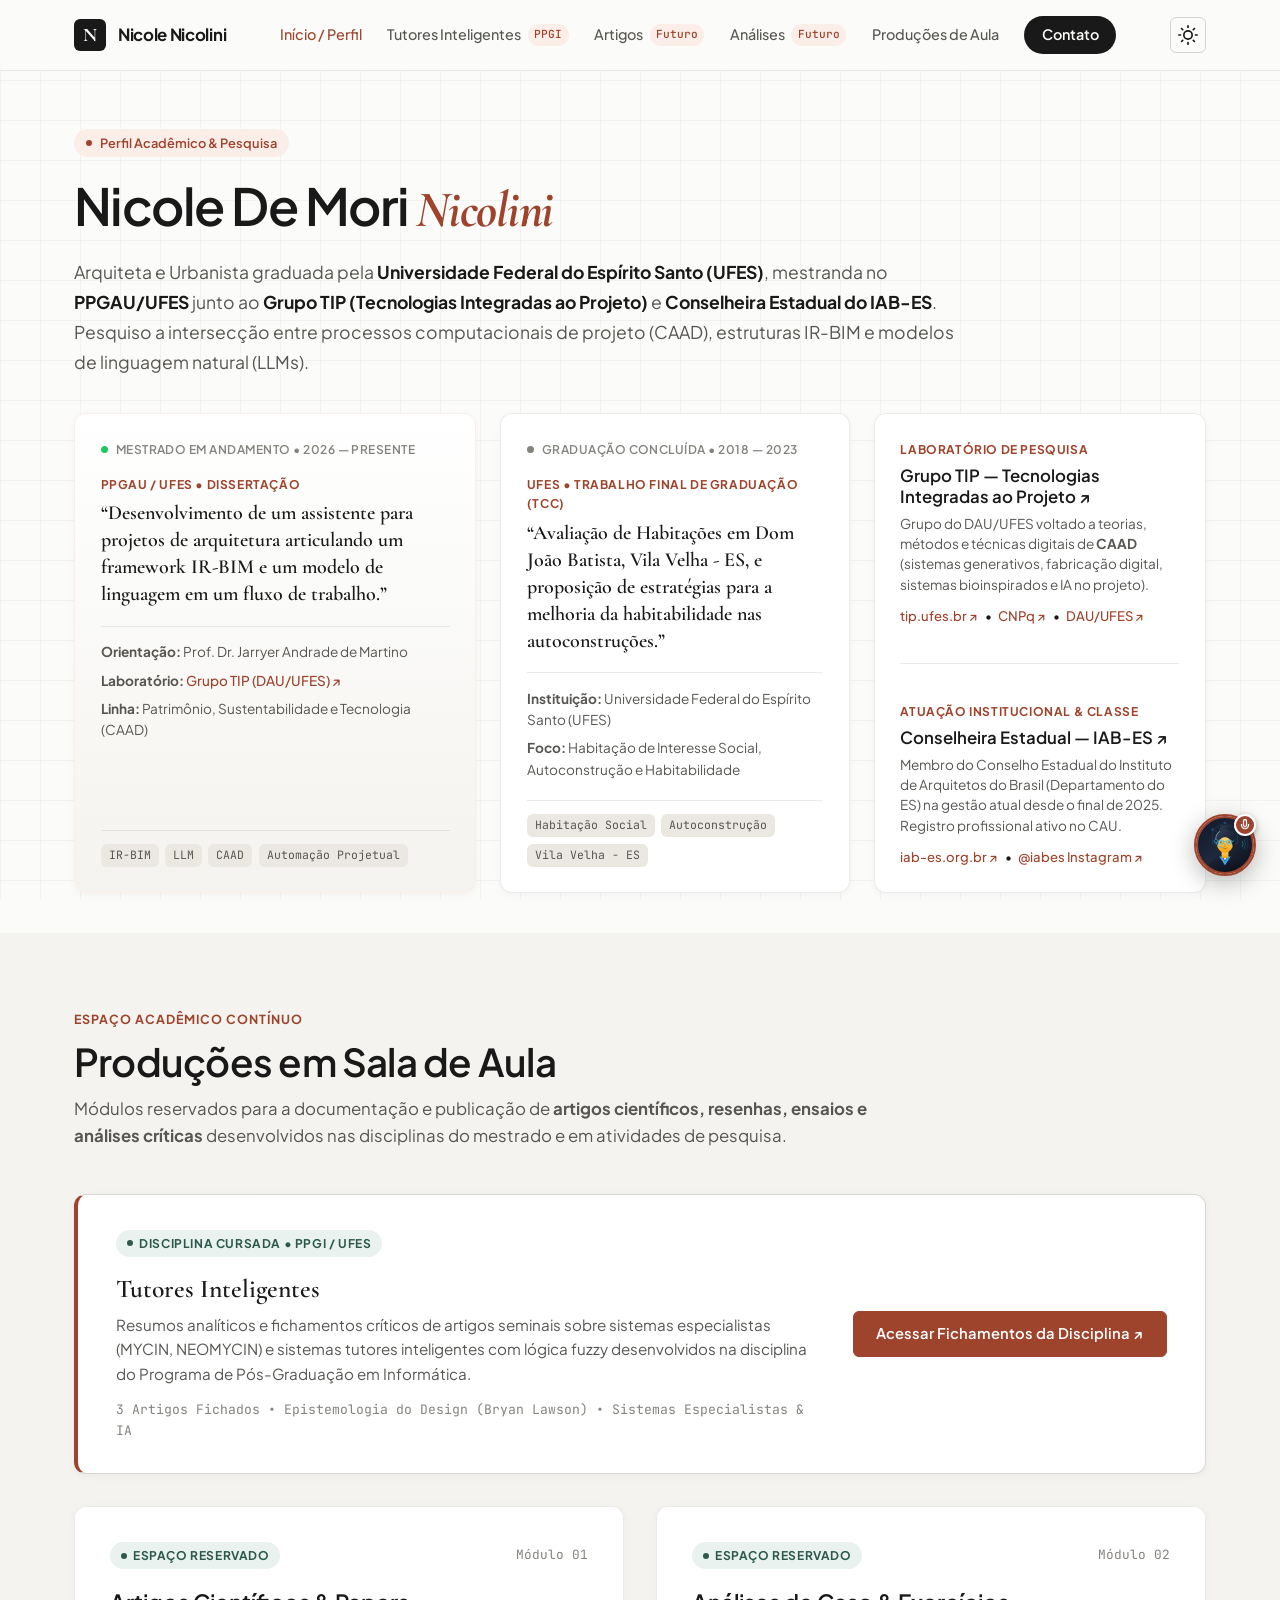
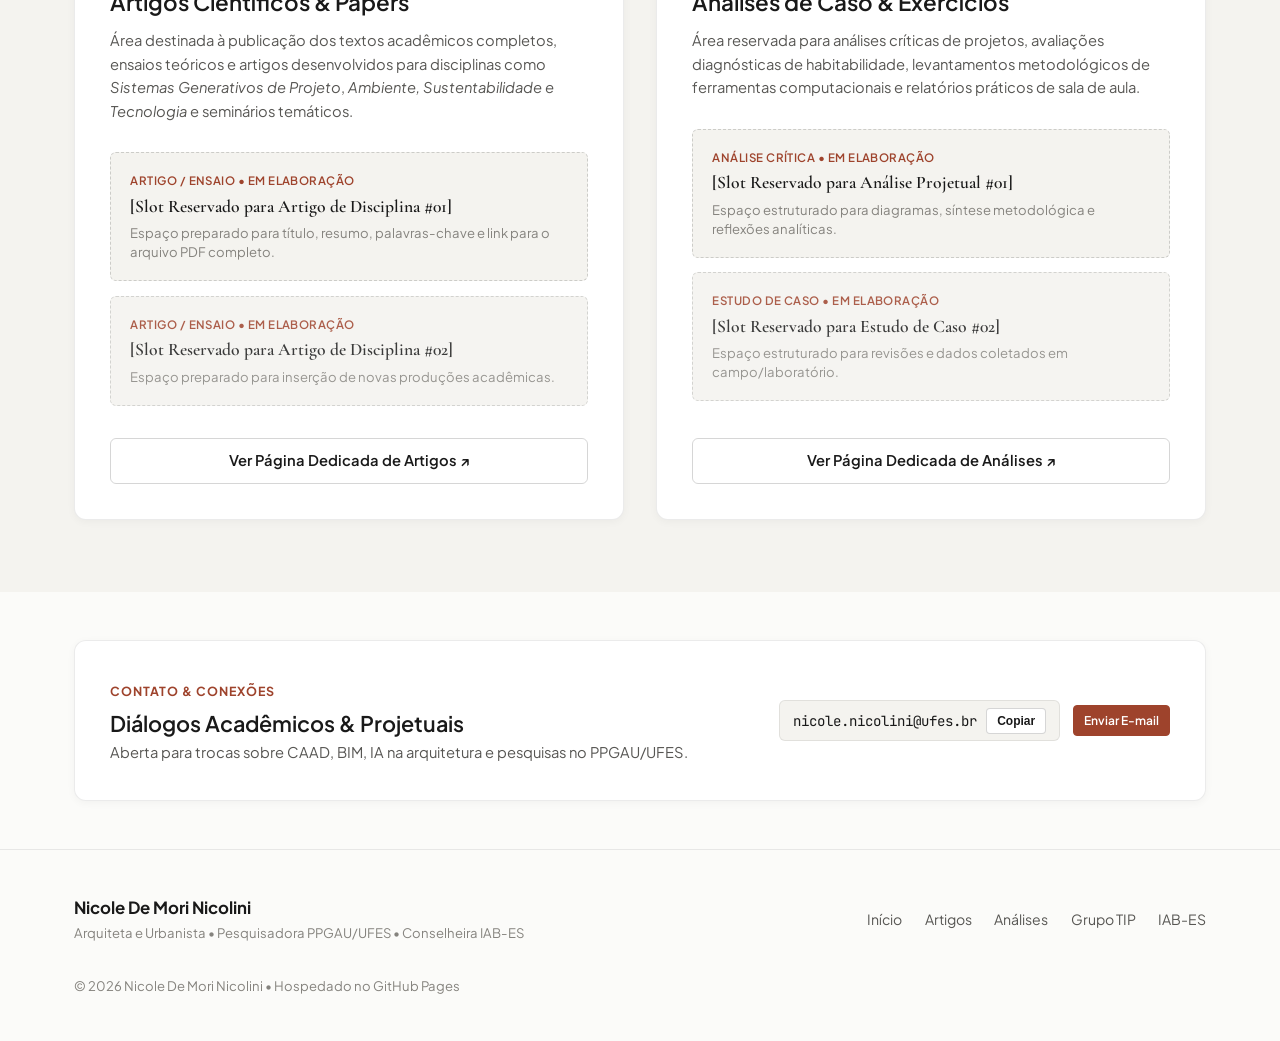
<file: index.html>
<!DOCTYPE html>
<html lang="pt-BR">
<head>
  <meta charset="UTF-8">
  <meta name="viewport" content="width=device-width, initial-scale=1.0">
  <title>Nicole De Mori Nicolini | Perfil Acadêmico • Arquiteta & Urbanista</title>
  <meta name="description" content="Site acadêmico de Nicole De Mori Nicolini. Arquiteta e urbanista, mestranda no PPGAU/UFES (Grupo TIP) e Conselheira Estadual do IAB-ES.">
  <meta name="keywords" content="Nicole De Mori Nicolini, Arquitetura e Urbanismo, UFES, PPGAU, TIP, CAAD, BIM, IA, IAB-ES">

  <!-- Favicon SVG -->
  <link rel="icon" href="data:image/svg+xml,<svg xmlns='http://www.w3.org/2000/svg' viewBox='0 0 100 100'><text y='.9em' font-size='90' font-family='sans-serif' font-weight='bold'>N</text></svg>">

  <!-- Google Fonts -->
  <link rel="preconnect" href="https://fonts.googleapis.com">
  <link rel="preconnect" href="https://fonts.gstatic.com" crossorigin>
  <link href="https://fonts.googleapis.com/css2?family=Cormorant+Garamond:ital,wght@0,500;0,600;0,700;1,400;1,600&family=Plus+Jakarta+Sans:wght@300;400;500;600;700&family=JetBrains+Mono:wght@400;500&display=swap" rel="stylesheet">

  <link rel="stylesheet" href="style.css">
</head>
<body>

  <!-- Background decorative grid -->
  <div class="grid-backdrop" aria-hidden="true"></div>

  <!-- Navigation -->
  <header class="site-header">
    <div class="container header-container">
      <a href="index.html" class="brand">
        <span class="brand-monogram">N</span>
        <span class="brand-name">Nicole Nicolini</span>
      </a>

      <nav class="main-nav" id="main-nav" aria-label="Navegação Principal">
        <ul class="nav-list">
          <li><a href="index.html" class="nav-link active">Início / Perfil</a></li>
          <li><a href="tutores-inteligentes.html" class="nav-link">Tutores Inteligentes <span class="nav-counter">PPGI</span></a></li>
          <li><a href="artigos.html" class="nav-link">Artigos <span class="nav-counter">Futuro</span></a></li>
          <li><a href="analises.html" class="nav-link">Análises <span class="nav-counter">Futuro</span></a></li>
          <li><a href="#producoes" class="nav-link">Produções de Aula</a></li>
          <li><a href="#contato" class="nav-link btn-nav">Contato</a></li>
        </ul>
      </nav>

      <div class="header-actions">
        <button id="theme-toggle" class="theme-btn" aria-label="Alternar modo escuro / claro">
          <svg class="sun-icon" viewBox="0 0 24 24" width="20" height="20" fill="none" stroke="currentColor" stroke-width="2" stroke-linecap="round" stroke-linejoin="round">
            <circle cx="12" cy="12" r="5"></circle>
            <line x1="12" y1="1" x2="12" y2="3"></line>
            <line x1="12" y1="21" x2="12" y2="23"></line>
            <line x1="4.22" y1="4.22" x2="5.64" y2="5.64"></line>
            <line x1="18.36" y1="18.36" x2="19.78" y2="19.78"></line>
            <line x1="1" y1="12" x2="3" y2="12"></line>
            <line x1="21" y1="12" x2="23" y2="12"></line>
            <line x1="4.22" y1="19.78" x2="5.64" y2="18.36"></line>
            <line x1="18.36" y1="5.64" x2="19.78" y2="4.22"></line>
          </svg>
          <svg class="moon-icon" viewBox="0 0 24 24" width="20" height="20" fill="none" stroke="currentColor" stroke-width="2" stroke-linecap="round" stroke-linejoin="round">
            <path d="M21 12.79A9 9 0 1 1 11.21 3 7 7 0 0 0 21 12.79z"></path>
          </svg>
        </button>

        <button class="mobile-toggle" id="mobile-toggle" aria-expanded="false" aria-controls="main-nav" aria-label="Abrir menu">
          <span></span>
          <span></span>
          <span></span>
        </button>
      </div>
    </div>
  </header>

  <main id="main-content">

    <!-- Hero Condensado & Focado no Perfil Acadêmico -->
    <section class="hero-condensed">
      <div class="container">
        
        <div class="hero-identity">
          <div class="tag-badge">
            <span class="dot"></span> Perfil Acadêmico & Pesquisa
          </div>
          <h1 class="hero-name">
            Nicole De Mori <span class="highlight-serif">Nicolini</span>
          </h1>
          <p class="hero-academic-intro">
            Arquiteta e Urbanista graduada pela <strong>Universidade Federal do Espírito Santo (UFES)</strong>, mestranda no <strong>PPGAU/UFES</strong> junto ao <strong>Grupo TIP (Tecnologias Integradas ao Projeto)</strong> e <strong>Conselheira Estadual do IAB-ES</strong>. Pesquiso a intersecção entre processos computacionais de projeto (CAAD), estruturas IR-BIM e modelos de linguagem natural (LLMs).
          </p>
        </div>

        <!-- Cards Acadêmicos Principais (Condensados e Objetivos) -->
        <div class="academic-cards-grid">
          
          <!-- Card Mestrado -->
          <div class="compact-card card-featured">
            <div class="card-status-strip">
              <span class="badge-dot-green"></span>
              <span class="status-name">Mestrado em Andamento • 2026 — Presente</span>
            </div>
            <div class="card-content">
              <span class="card-kicker">PPGAU / UFES • Dissertação</span>
              <h3 class="card-title-serif">
                “Desenvolvimento de um assistente para projetos de arquitetura articulando um framework IR-BIM e um modelo de linguagem em um fluxo de trabalho.”
              </h3>
              <div class="card-meta-compact">
                <p><strong>Orientação:</strong> Prof. Dr. Jarryer Andrade de Martino</p>
                <p><strong>Laboratório:</strong> <a href="http://tip.ufes.br/" target="_blank" rel="noopener">Grupo TIP (DAU/UFES) ↗</a></p>
                <p><strong>Linha:</strong> Patrimônio, Sustentabilidade e Tecnologia (CAAD)</p>
              </div>
            </div>
            <div class="card-foot">
              <span class="code-pill">IR-BIM</span>
              <span class="code-pill">LLM</span>
              <span class="code-pill">CAAD</span>
              <span class="code-pill">Automação Projetual</span>
            </div>
          </div>

          <!-- Card Graduação -->
          <div class="compact-card">
            <div class="card-status-strip">
              <span class="badge-dot-gray"></span>
              <span class="status-name">Graduação Concluída • 2018 — 2023</span>
            </div>
            <div class="card-content">
              <span class="card-kicker">UFES • Trabalho Final de Graduação (TCC)</span>
              <h3 class="card-title-serif">
                “Avaliação de Habitações em Dom João Batista, Vila Velha - ES, e proposição de estratégias para a melhoria da habitabilidade nas autoconstruções.”
              </h3>
              <div class="card-meta-compact">
                <p><strong>Instituição:</strong> Universidade Federal do Espírito Santo (UFES)</p>
                <p><strong>Foco:</strong> Habitação de Interesse Social, Autoconstrução e Habitabilidade</p>
              </div>
            </div>
            <div class="card-foot">
              <span class="code-pill">Habitação Social</span>
              <span class="code-pill">Autoconstrução</span>
              <span class="code-pill">Vila Velha - ES</span>
            </div>
          </div>

          <!-- Card Laboratório TIP & Representação IAB-ES -->
          <div class="compact-card card-dual">
            
            <div class="sub-block">
              <span class="card-kicker">Laboratório de Pesquisa</span>
              <h4 class="sub-block-title">
                <a href="http://tip.ufes.br/" target="_blank" rel="noopener">Grupo TIP — Tecnologias Integradas ao Projeto ↗</a>
              </h4>
              <p class="sub-block-desc">
                Grupo do DAU/UFES voltado a teorias, métodos e técnicas digitais de <strong>CAAD</strong> (sistemas generativos, fabricação digital, sistemas bioinspirados e IA no projeto).
              </p>
              <div class="quick-links-row">
                <a href="http://tip.ufes.br/" target="_blank" rel="noopener" class="link-small">tip.ufes.br ↗</a>
                <span class="sep">•</span>
                <a href="http://dgp.cnpq.br/dgp/espelhogrupo/1026014955977602" target="_blank" rel="noopener" class="link-small">CNPq ↗</a>
                <span class="sep">•</span>
                <a href="https://arquitetura.ufes.br/pt-br/laboratorios-nucleos-e-grupos-de-pesquisa#" target="_blank" rel="noopener" class="link-small">DAU/UFES ↗</a>
              </div>
            </div>

            <div class="divider-subtle"></div>

            <div class="sub-block">
              <span class="card-kicker">Atuação Institucional & Classe</span>
              <h4 class="sub-block-title">
                <a href="http://www.iab-es.org.br" target="_blank" rel="noopener">Conselheira Estadual — IAB-ES ↗</a>
              </h4>
              <p class="sub-block-desc">
                Membro do Conselho Estadual do Instituto de Arquitetos do Brasil (Departamento do ES) na gestão atual desde o final de 2025. Registro profissional ativo no <a href="https://www.caubr.gov.br/" target="_blank" rel="noopener">CAU</a>.
              </p>
              <div class="quick-links-row">
                <a href="http://www.iab-es.org.br" target="_blank" rel="noopener" class="link-small">iab-es.org.br ↗</a>
                <span class="sep">•</span>
                <a href="https://www.instagram.com/iabes" target="_blank" rel="noopener" class="link-small">@iabes Instagram ↗</a>
              </div>
            </div>

          </div>

        </div>

      </div>
    </section>

    <!-- Seção de Transição: Produções em Sala de Aula (Espaço Aberto & Evidente) -->
    <section id="producoes" class="section section-alt">
      <div class="container">
        
        <div class="section-header">
          <span class="section-tag">Espaço Acadêmico Contínuo</span>
          <h2 class="section-title">Produções em Sala de Aula</h2>
          <p class="section-subtitle">
            Módulos reservados para a documentação e publicação de <strong>artigos científicos, resenhas, ensaios e análises críticas</strong> desenvolvidos nas disciplinas do mestrado e em atividades de pesquisa.
          </p>
        </div>

        <!-- Destaque: Disciplina Tutores Inteligentes (PPGI/UFES) com Fichamentos -->
        <div class="discipline-highlight-banner">
          <div class="dh-content">
            <div class="module-badge" style="background: var(--highlight-light); color: var(--highlight); margin-bottom: 0.5rem;">
              <span class="pulse-icon"></span> Disciplina Cursada • PPGI / UFES
            </div>
            <h3 class="dh-title">Tutores Inteligentes</h3>
            <p class="dh-desc">
              Resumos analíticos e fichamentos críticos de artigos seminais sobre sistemas especialistas (MYCIN, NEOMYCIN) e sistemas tutores inteligentes com lógica fuzzy desenvolvidos na disciplina do Programa de Pós-Graduação em Informática.
            </p>
            <div class="dh-meta">
              <span>3 Artigos Fichados</span> • <span>Epistemologia do Design (Bryan Lawson)</span> • <span>Sistemas Especialistas & IA</span>
            </div>
          </div>
          <div class="dh-action">
            <a href="tutores-inteligentes.html" class="btn btn-primary">
              Acessar Fichamentos da Disciplina ↗
            </a>
          </div>
        </div>

        <div class="modules-showcase-grid">

          <!-- Módulo Artigos -->
          <div class="module-card">
            <div class="module-header">
              <div class="module-badge badge-planned">
                <span class="pulse-icon"></span> Espaço Reservado
              </div>
              <span class="module-section-num">Módulo 01</span>
            </div>

            <h3 class="module-title">Artigos Científicos & Papers</h3>
            <p class="module-desc">
              Área destinada à publicação dos textos acadêmicos completos, ensaios teóricos e artigos desenvolvidos para disciplinas como <em>Sistemas Generativos de Projeto</em>, <em>Ambiente, Sustentabilidade e Tecnologia</em> e seminários temáticos.
            </p>

            <div class="placeholder-container">
              <div class="placeholder-slot">
                <span class="ph-tag">Artigo / Ensaio • Em Elaboração</span>
                <h4 class="ph-title">[Slot Reservado para Artigo de Disciplina #01]</h4>
                <p class="ph-desc">Espaço preparado para título, resumo, palavras-chave e link para o arquivo PDF completo.</p>
              </div>

              <div class="placeholder-slot slot-subtle">
                <span class="ph-tag">Artigo / Ensaio • Em Elaboração</span>
                <h4 class="ph-title">[Slot Reservado para Artigo de Disciplina #02]</h4>
                <p class="ph-desc">Espaço preparado para inserção de novas produções acadêmicas.</p>
              </div>
            </div>

            <div class="module-action">
              <a href="artigos.html" class="btn btn-outline btn-block">
                Ver Página Dedicada de Artigos ↗
              </a>
            </div>
          </div>

          <!-- Módulo Análises -->
          <div class="module-card">
            <div class="module-header">
              <div class="module-badge badge-planned">
                <span class="pulse-icon"></span> Espaço Reservado
              </div>
              <span class="module-section-num">Módulo 02</span>
            </div>

            <h3 class="module-title">Análises de Caso & Exercícios</h3>
            <p class="module-desc">
              Área reservada para análises críticas de projetos, avaliações diagnósticas de habitabilidade, levantamentos metodológicos de ferramentas computacionais e relatórios práticos de sala de aula.
            </p>

            <div class="placeholder-container">
              <div class="placeholder-slot">
                <span class="ph-tag">Análise Crítica • Em Elaboração</span>
                <h4 class="ph-title">[Slot Reservado para Análise Projetual #01]</h4>
                <p class="ph-desc">Espaço estruturado para diagramas, síntese metodológica e reflexões analíticas.</p>
              </div>

              <div class="placeholder-slot slot-subtle">
                <span class="ph-tag">Estudo de Caso • Em Elaboração</span>
                <h4 class="ph-title">[Slot Reservado para Estudo de Caso #02]</h4>
                <p class="ph-desc">Espaço estruturado para revisões e dados coletados em campo/laboratório.</p>
              </div>
            </div>

            <div class="module-action">
              <a href="analises.html" class="btn btn-outline btn-block">
                Ver Página Dedicada de Análises ↗
              </a>
            </div>
          </div>

        </div>

      </div>
    </section>

    <!-- Contato Compacto -->
    <section id="contato" class="section section-compact">
      <div class="container">
        <div class="contact-strip">
          <div class="contact-strip-text">
            <span class="section-tag">Contato & Conexões</span>
            <h3 class="strip-title">Diálogos Acadêmicos & Projetuais</h3>
            <p class="strip-lead">Aberta para trocas sobre CAAD, BIM, IA na arquitetura e pesquisas no PPGAU/UFES.</p>
          </div>

          <div class="contact-strip-actions">
            <div class="email-copy-box">
              <span id="email-address" class="email-value">nicole.nicolini@ufes.br</span>
              <button id="copy-email-btn" class="btn btn-outline btn-sm copy-btn" title="Copiar e-mail">Copiar</button>
            </div>
            <a href="mailto:nicole.nicolini@ufes.br" class="btn btn-primary btn-sm">Enviar E-mail</a>
          </div>
        </div>
      </div>
    </section>

  </main>

  <!-- Footer -->
  <footer class="site-footer">
    <div class="container footer-content">
      <div class="footer-left">
        <p class="footer-brand">Nicole De Mori Nicolini</p>
        <p class="footer-sub">Arquiteta e Urbanista • Pesquisadora PPGAU/UFES • Conselheira IAB-ES</p>
      </div>

      <div class="footer-center">
        <ul class="footer-links">
          <li><a href="index.html">Início</a></li>
          <li><a href="artigos.html">Artigos</a></li>
          <li><a href="analises.html">Análises</a></li>
          <li><a href="http://tip.ufes.br/" target="_blank" rel="noopener">Grupo TIP</a></li>
          <li><a href="http://www.iab-es.org.br" target="_blank" rel="noopener">IAB-ES</a></li>
        </ul>
      </div>

      <div class="footer-right">
        <p class="footer-copy">
          © <span id="current-year"></span> Nicole De Mori Nicolini • Hospedado no GitHub Pages
        </p>
      </div>
    </div>
  </footer>

  <script src="main.js"></script>
  <script src="chatbot.js"></script>
</body>
</html>
</file>
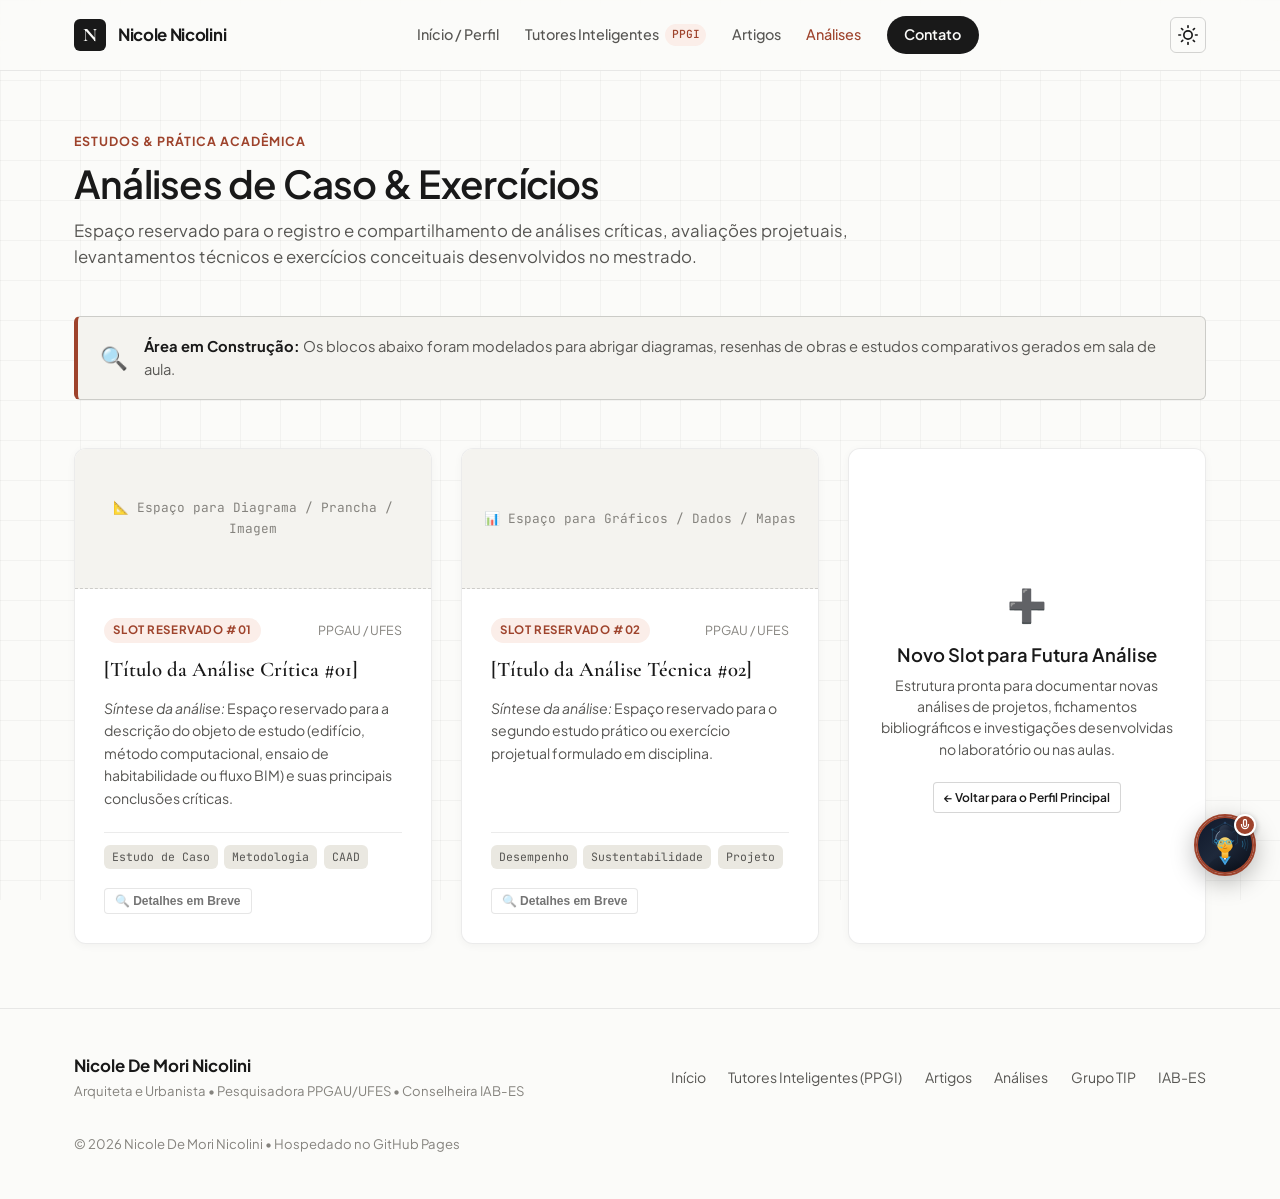
<file: analises.html>
<!DOCTYPE html>
<html lang="pt-BR">
<head>
  <meta charset="UTF-8">
  <meta name="viewport" content="width=device-width, initial-scale=1.0">
  <title>Análises & Estudos Críticos | Nicole De Mori Nicolini</title>
  <meta name="description" content="Análises críticas, estudos de caso e exercícios desenvolvidos em sala de aula por Nicole De Mori Nicolini no PPGAU/UFES.">

  <!-- Favicon SVG -->
  <link rel="icon" href="data:image/svg+xml,<svg xmlns='http://www.w3.org/2000/svg' viewBox='0 0 100 100'><text y='.9em' font-size='90' font-family='sans-serif' font-weight='bold'>N</text></svg>">

  <!-- Google Fonts -->
  <link rel="preconnect" href="https://fonts.googleapis.com">
  <link rel="preconnect" href="https://fonts.gstatic.com" crossorigin>
  <link href="https://fonts.googleapis.com/css2?family=Cormorant+Garamond:ital,wght@0,500;0,600;0,700;1,400;1,600&family=Plus+Jakarta+Sans:wght@300;400;500;600;700&family=JetBrains+Mono:wght@400;500&display=swap" rel="stylesheet">

  <link rel="stylesheet" href="style.css">
</head>
<body>

  <div class="grid-backdrop" aria-hidden="true"></div>

  <!-- Header -->
  <header class="site-header">
    <div class="container header-container">
      <a href="index.html" class="brand">
        <span class="brand-monogram">N</span>
        <span class="brand-name">Nicole Nicolini</span>
      </a>

      <nav class="main-nav" id="main-nav" aria-label="Navegação Principal">
        <ul class="nav-list">
          <li><a href="index.html" class="nav-link">Início / Perfil</a></li>
          <li><a href="tutores-inteligentes.html" class="nav-link">Tutores Inteligentes <span class="nav-counter">PPGI</span></a></li>
          <li><a href="artigos.html" class="nav-link">Artigos</a></li>
          <li><a href="analises.html" class="nav-link active">Análises</a></li>
          <li><a href="index.html#contato" class="nav-link btn-nav">Contato</a></li>
        </ul>
      </nav>

      <div class="header-actions">
        <button id="theme-toggle" class="theme-btn" aria-label="Alternar modo escuro / claro">
          <svg class="sun-icon" viewBox="0 0 24 24" width="20" height="20" fill="none" stroke="currentColor" stroke-width="2" stroke-linecap="round" stroke-linejoin="round">
            <circle cx="12" cy="12" r="5"></circle>
            <line x1="12" y1="1" x2="12" y2="3"></line>
            <line x1="12" y1="21" x2="12" y2="23"></line>
            <line x1="4.22" y1="4.22" x2="5.64" y2="5.64"></line>
            <line x1="18.36" y1="18.36" x2="19.78" y2="19.78"></line>
            <line x1="1" y1="12" x2="3" y2="12"></line>
            <line x1="21" y1="12" x2="23" y2="12"></line>
            <line x1="4.22" y1="19.78" x2="5.64" y2="18.36"></line>
            <line x1="18.36" y1="5.64" x2="19.78" y2="4.22"></line>
          </svg>
          <svg class="moon-icon" viewBox="0 0 24 24" width="20" height="20" fill="none" stroke="currentColor" stroke-width="2" stroke-linecap="round" stroke-linejoin="round">
            <path d="M21 12.79A9 9 0 1 1 11.21 3 7 7 0 0 0 21 12.79z"></path>
          </svg>
        </button>

        <button class="mobile-toggle" id="mobile-toggle" aria-expanded="false" aria-controls="main-nav" aria-label="Abrir menu">
          <span></span>
          <span></span>
          <span></span>
        </button>
      </div>
    </div>
  </header>

  <main id="main-content">
    
    <section class="section subpage-hero">
      <div class="container">
        <div class="section-header">
          <span class="section-tag">Estudos & Prática Acadêmica</span>
          <h1 class="section-title">Análises de Caso & Exercícios</h1>
          <p class="section-subtitle">
            Espaço reservado para o registro e compartilhamento de análises críticas, avaliações projetuais, levantamentos técnicos e exercícios conceituais desenvolvidos no mestrado.
          </p>
        </div>

        <div class="status-banner">
          <div class="status-banner-icon">🔍</div>
          <div class="status-banner-text">
            <strong>Área em Construção:</strong> Os blocos abaixo foram modelados para abrigar diagramas, resenhas de obras e estudos comparativos gerados em sala de aula.
          </div>
        </div>

        <!-- Grid de Análises -->
        <div class="analyses-grid">

          <!-- Card Placeholder 1 -->
          <div class="analysis-card placeholder-card">
            <div class="analysis-visual-mockup">
              <span class="mockup-label">📐 Espaço para Diagrama / Prancha / Imagem</span>
            </div>
            
            <div class="analysis-body">
              <div class="analysis-header-row">
                <span class="badge-slot">Slot Reservado #01</span>
                <span class="analysis-date">PPGAU / UFES</span>
              </div>

              <h2 class="analysis-title-ph">[Título da Análise Crítica #01]</h2>

              <p class="analysis-text-ph">
                <em>Síntese da análise:</em> Espaço reservado para a descrição do objeto de estudo (edifício, método computacional, ensaio de habitabilidade ou fluxo BIM) e suas principais conclusões críticas.
              </p>

              <div class="analysis-tags">
                <span class="code-pill">Estudo de Caso</span>
                <span class="code-pill">Metodologia</span>
                <span class="code-pill">CAAD</span>
              </div>

              <div class="analysis-footer">
                <button class="btn btn-outline btn-sm btn-disabled" disabled>
                  🔍 Detalhes em Breve
                </button>
              </div>
            </div>
          </div>

          <!-- Card Placeholder 2 -->
          <div class="analysis-card placeholder-card">
            <div class="analysis-visual-mockup">
              <span class="mockup-label">📊 Espaço para Gráficos / Dados / Mapas</span>
            </div>
            
            <div class="analysis-body">
              <div class="analysis-header-row">
                <span class="badge-slot">Slot Reservado #02</span>
                <span class="analysis-date">PPGAU / UFES</span>
              </div>

              <h2 class="analysis-title-ph">[Título da Análise Técnica #02]</h2>

              <p class="analysis-text-ph">
                <em>Síntese da análise:</em> Espaço reservado para o segundo estudo prático ou exercício projetual formulado em disciplina.
              </p>

              <div class="analysis-tags">
                <span class="code-pill">Desempenho</span>
                <span class="code-pill">Sustentabilidade</span>
                <span class="code-pill">Projeto</span>
              </div>

              <div class="analysis-footer">
                <button class="btn btn-outline btn-sm btn-disabled" disabled>
                  🔍 Detalhes em Breve
                </button>
              </div>
            </div>
          </div>

          <!-- Card Placeholder 3: Modelo para Novas Análises -->
          <div class="analysis-card placeholder-card dashed-card">
            <div class="dashed-inner">
              <div class="dashed-icon">➕</div>
              <h3 class="dashed-title">Novo Slot para Futura Análise</h3>
              <p class="dashed-desc">
                Estrutura pronta para documentar novas análises de projetos, fichamentos bibliográficos e investigações desenvolvidas no laboratório ou nas aulas.
              </p>
              <a href="index.html" class="btn btn-outline btn-sm">
                ← Voltar para o Perfil Principal
              </a>
            </div>
          </div>

        </div>

      </div>
    </section>

  </main>

  <!-- Footer -->
  <footer class="site-footer">
    <div class="container footer-content">
      <div class="footer-left">
        <p class="footer-brand">Nicole De Mori Nicolini</p>
        <p class="footer-sub">Arquiteta e Urbanista • Pesquisadora PPGAU/UFES • Conselheira IAB-ES</p>
      </div>

      <div class="footer-center">
        <ul class="footer-links">
          <li><a href="index.html">Início</a></li>
          <li><a href="tutores-inteligentes.html">Tutores Inteligentes (PPGI)</a></li>
          <li><a href="artigos.html">Artigos</a></li>
          <li><a href="analises.html">Análises</a></li>
          <li><a href="http://tip.ufes.br/" target="_blank" rel="noopener">Grupo TIP</a></li>
          <li><a href="http://www.iab-es.org.br" target="_blank" rel="noopener">IAB-ES</a></li>
        </ul>
      </div>

      <div class="footer-right">
        <p class="footer-copy">
          © <span id="current-year"></span> Nicole De Mori Nicolini • Hospedado no GitHub Pages
        </p>
      </div>
    </div>
  </footer>

  <script src="main.js"></script>
  <script src="chatbot.js"></script>
</body>
</html>
</file>
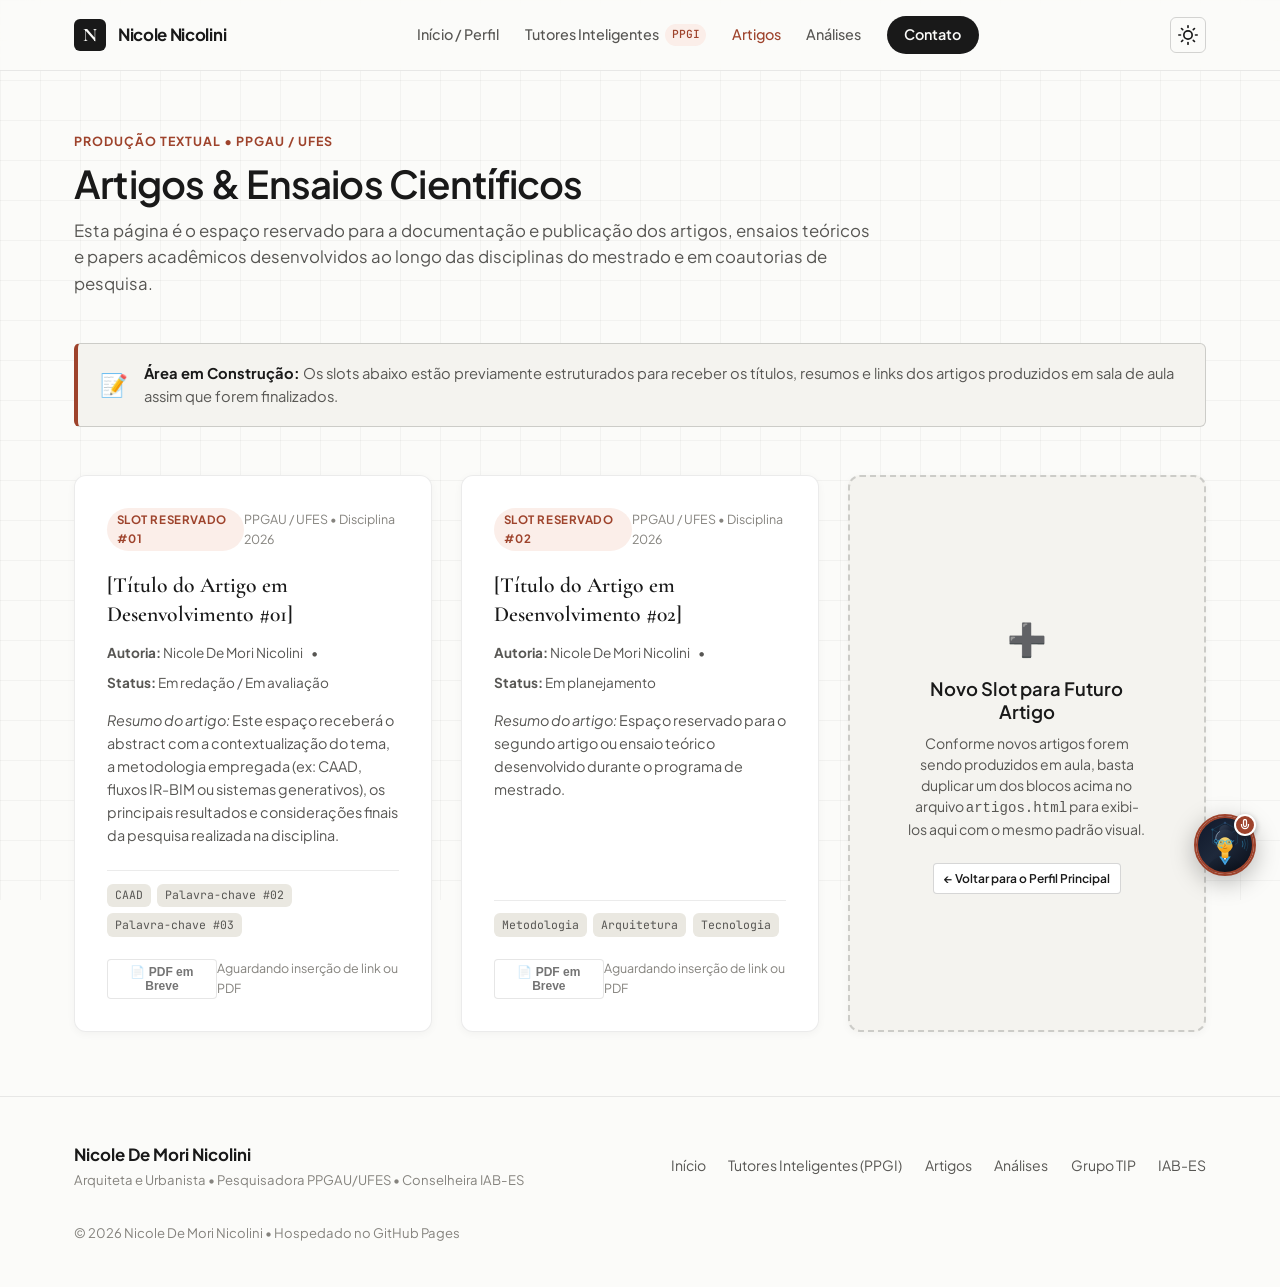
<file: artigos.html>
<!DOCTYPE html>
<html lang="pt-BR">
<head>
  <meta charset="UTF-8">
  <meta name="viewport" content="width=device-width, initial-scale=1.0">
  <title>Artigos & Ensaios | Nicole De Mori Nicolini</title>
  <meta name="description" content="Artigos científicos, ensaios e produções acadêmicas de Nicole De Mori Nicolini no âmbito do PPGAU/UFES.">

  <!-- Favicon SVG -->
  <link rel="icon" href="data:image/svg+xml,<svg xmlns='http://www.w3.org/2000/svg' viewBox='0 0 100 100'><text y='.9em' font-size='90' font-family='sans-serif' font-weight='bold'>N</text></svg>">

  <!-- Google Fonts -->
  <link rel="preconnect" href="https://fonts.googleapis.com">
  <link rel="preconnect" href="https://fonts.gstatic.com" crossorigin>
  <link href="https://fonts.googleapis.com/css2?family=Cormorant+Garamond:ital,wght@0,500;0,600;0,700;1,400;1,600&family=Plus+Jakarta+Sans:wght@300;400;500;600;700&family=JetBrains+Mono:wght@400;500&display=swap" rel="stylesheet">

  <link rel="stylesheet" href="style.css">
</head>
<body>

  <div class="grid-backdrop" aria-hidden="true"></div>

  <!-- Header -->
  <header class="site-header">
    <div class="container header-container">
      <a href="index.html" class="brand">
        <span class="brand-monogram">N</span>
        <span class="brand-name">Nicole Nicolini</span>
      </a>

      <nav class="main-nav" id="main-nav" aria-label="Navegação Principal">
        <ul class="nav-list">
          <li><a href="index.html" class="nav-link">Início / Perfil</a></li>
          <li><a href="tutores-inteligentes.html" class="nav-link">Tutores Inteligentes <span class="nav-counter">PPGI</span></a></li>
          <li><a href="artigos.html" class="nav-link active">Artigos</a></li>
          <li><a href="analises.html" class="nav-link">Análises</a></li>
          <li><a href="index.html#contato" class="nav-link btn-nav">Contato</a></li>
        </ul>
      </nav>

      <div class="header-actions">
        <button id="theme-toggle" class="theme-btn" aria-label="Alternar modo escuro / claro">
          <svg class="sun-icon" viewBox="0 0 24 24" width="20" height="20" fill="none" stroke="currentColor" stroke-width="2" stroke-linecap="round" stroke-linejoin="round">
            <circle cx="12" cy="12" r="5"></circle>
            <line x1="12" y1="1" x2="12" y2="3"></line>
            <line x1="12" y1="21" x2="12" y2="23"></line>
            <line x1="4.22" y1="4.22" x2="5.64" y2="5.64"></line>
            <line x1="18.36" y1="18.36" x2="19.78" y2="19.78"></line>
            <line x1="1" y1="12" x2="3" y2="12"></line>
            <line x1="21" y1="12" x2="23" y2="12"></line>
            <line x1="4.22" y1="19.78" x2="5.64" y2="18.36"></line>
            <line x1="18.36" y1="5.64" x2="19.78" y2="4.22"></line>
          </svg>
          <svg class="moon-icon" viewBox="0 0 24 24" width="20" height="20" fill="none" stroke="currentColor" stroke-width="2" stroke-linecap="round" stroke-linejoin="round">
            <path d="M21 12.79A9 9 0 1 1 11.21 3 7 7 0 0 0 21 12.79z"></path>
          </svg>
        </button>

        <button class="mobile-toggle" id="mobile-toggle" aria-expanded="false" aria-controls="main-nav" aria-label="Abrir menu">
          <span></span>
          <span></span>
          <span></span>
        </button>
      </div>
    </div>
  </header>

  <main id="main-content">
    
    <section class="section subpage-hero">
      <div class="container">
        <div class="section-header">
          <span class="section-tag">Produção Textual • PPGAU / UFES</span>
          <h1 class="section-title">Artigos & Ensaios Científicos</h1>
          <p class="section-subtitle">
            Esta página é o espaço reservado para a documentação e publicação dos artigos, ensaios teóricos e papers acadêmicos desenvolvidos ao longo das disciplinas do mestrado e em coautorias de pesquisa.
          </p>
        </div>

        <!-- Alerta visual informativo sobre a área reservada -->
        <div class="status-banner">
          <div class="status-banner-icon">📝</div>
          <div class="status-banner-text">
            <strong>Área em Construção:</strong> Os slots abaixo estão previamente estruturados para receber os títulos, resumos e links dos artigos produzidos em sala de aula assim que forem finalizados.
          </div>
        </div>

        <!-- Grid de Artigos / Placeholders Estruturados -->
        <div class="articles-grid">

          <!-- Card Placeholder 1 -->
          <article class="article-card placeholder-card">
            <div class="article-card-header">
              <span class="badge-slot">Slot Reservado #01</span>
              <span class="article-discipline">PPGAU / UFES • Disciplina 2026</span>
            </div>
            
            <h2 class="article-title-ph">[Título do Artigo em Desenvolvimento #01]</h2>
            
            <div class="article-meta-row">
              <span><strong>Autoria:</strong> Nicole De Mori Nicolini</span>
              <span class="sep">•</span>
              <span><strong>Status:</strong> Em redação / Em avaliação</span>
            </div>

            <p class="article-abstract-ph">
              <em>Resumo do artigo:</em> Este espaço receberá o abstract com a contextualização do tema, a metodologia empregada (ex: CAAD, fluxos IR-BIM ou sistemas generativos), os principais resultados e considerações finais da pesquisa realizada na disciplina.
            </p>

            <div class="article-tags">
              <span class="code-pill">CAAD</span>
              <span class="code-pill">Palavra-chave #02</span>
              <span class="code-pill">Palavra-chave #03</span>
            </div>

            <div class="article-actions-row">
              <button class="btn btn-outline btn-sm btn-disabled" disabled>
                📄 PDF em Breve
              </button>
              <span class="meta-note">Aguardando inserção de link ou PDF</span>
            </div>
          </article>

          <!-- Card Placeholder 2 -->
          <article class="article-card placeholder-card">
            <div class="article-card-header">
              <span class="badge-slot">Slot Reservado #02</span>
              <span class="article-discipline">PPGAU / UFES • Disciplina 2026</span>
            </div>
            
            <h2 class="article-title-ph">[Título do Artigo em Desenvolvimento #02]</h2>
            
            <div class="article-meta-row">
              <span><strong>Autoria:</strong> Nicole De Mori Nicolini</span>
              <span class="sep">•</span>
              <span><strong>Status:</strong> Em planejamento</span>
            </div>

            <p class="article-abstract-ph">
              <em>Resumo do artigo:</em> Espaço reservado para o segundo artigo ou ensaio teórico desenvolvido durante o programa de mestrado.
            </p>

            <div class="article-tags">
              <span class="code-pill">Metodologia</span>
              <span class="code-pill">Arquitetura</span>
              <span class="code-pill">Tecnologia</span>
            </div>

            <div class="article-actions-row">
              <button class="btn btn-outline btn-sm btn-disabled" disabled>
                📄 PDF em Breve
              </button>
              <span class="meta-note">Aguardando inserção de link ou PDF</span>
            </div>
          </article>

          <!-- Card Placeholder 3: Modelo para Novos Artigos -->
          <article class="article-card placeholder-card dashed-card">
            <div class="dashed-inner">
              <div class="dashed-icon">➕</div>
              <h3 class="dashed-title">Novo Slot para Futuro Artigo</h3>
              <p class="dashed-desc">
                Conforme novos artigos forem sendo produzidos em aula, basta duplicar um dos blocos acima no arquivo <code>artigos.html</code> para exibi-los aqui com o mesmo padrão visual.
              </p>
              <a href="index.html" class="btn btn-outline btn-sm">
                ← Voltar para o Perfil Principal
              </a>
            </div>
          </article>

        </div>

      </div>
    </section>

  </main>

  <!-- Footer -->
  <footer class="site-footer">
    <div class="container footer-content">
      <div class="footer-left">
        <p class="footer-brand">Nicole De Mori Nicolini</p>
        <p class="footer-sub">Arquiteta e Urbanista • Pesquisadora PPGAU/UFES • Conselheira IAB-ES</p>
      </div>

      <div class="footer-center">
        <ul class="footer-links">
          <li><a href="index.html">Início</a></li>
          <li><a href="tutores-inteligentes.html">Tutores Inteligentes (PPGI)</a></li>
          <li><a href="artigos.html">Artigos</a></li>
          <li><a href="analises.html">Análises</a></li>
          <li><a href="http://tip.ufes.br/" target="_blank" rel="noopener">Grupo TIP</a></li>
          <li><a href="http://www.iab-es.org.br" target="_blank" rel="noopener">IAB-ES</a></li>
        </ul>
      </div>

      <div class="footer-right">
        <p class="footer-copy">
          © <span id="current-year"></span> Nicole De Mori Nicolini • Hospedado no GitHub Pages
        </p>
      </div>
    </div>
  </footer>

  <script src="main.js"></script>
  <script src="chatbot.js"></script>
</body>
</html>
</file>
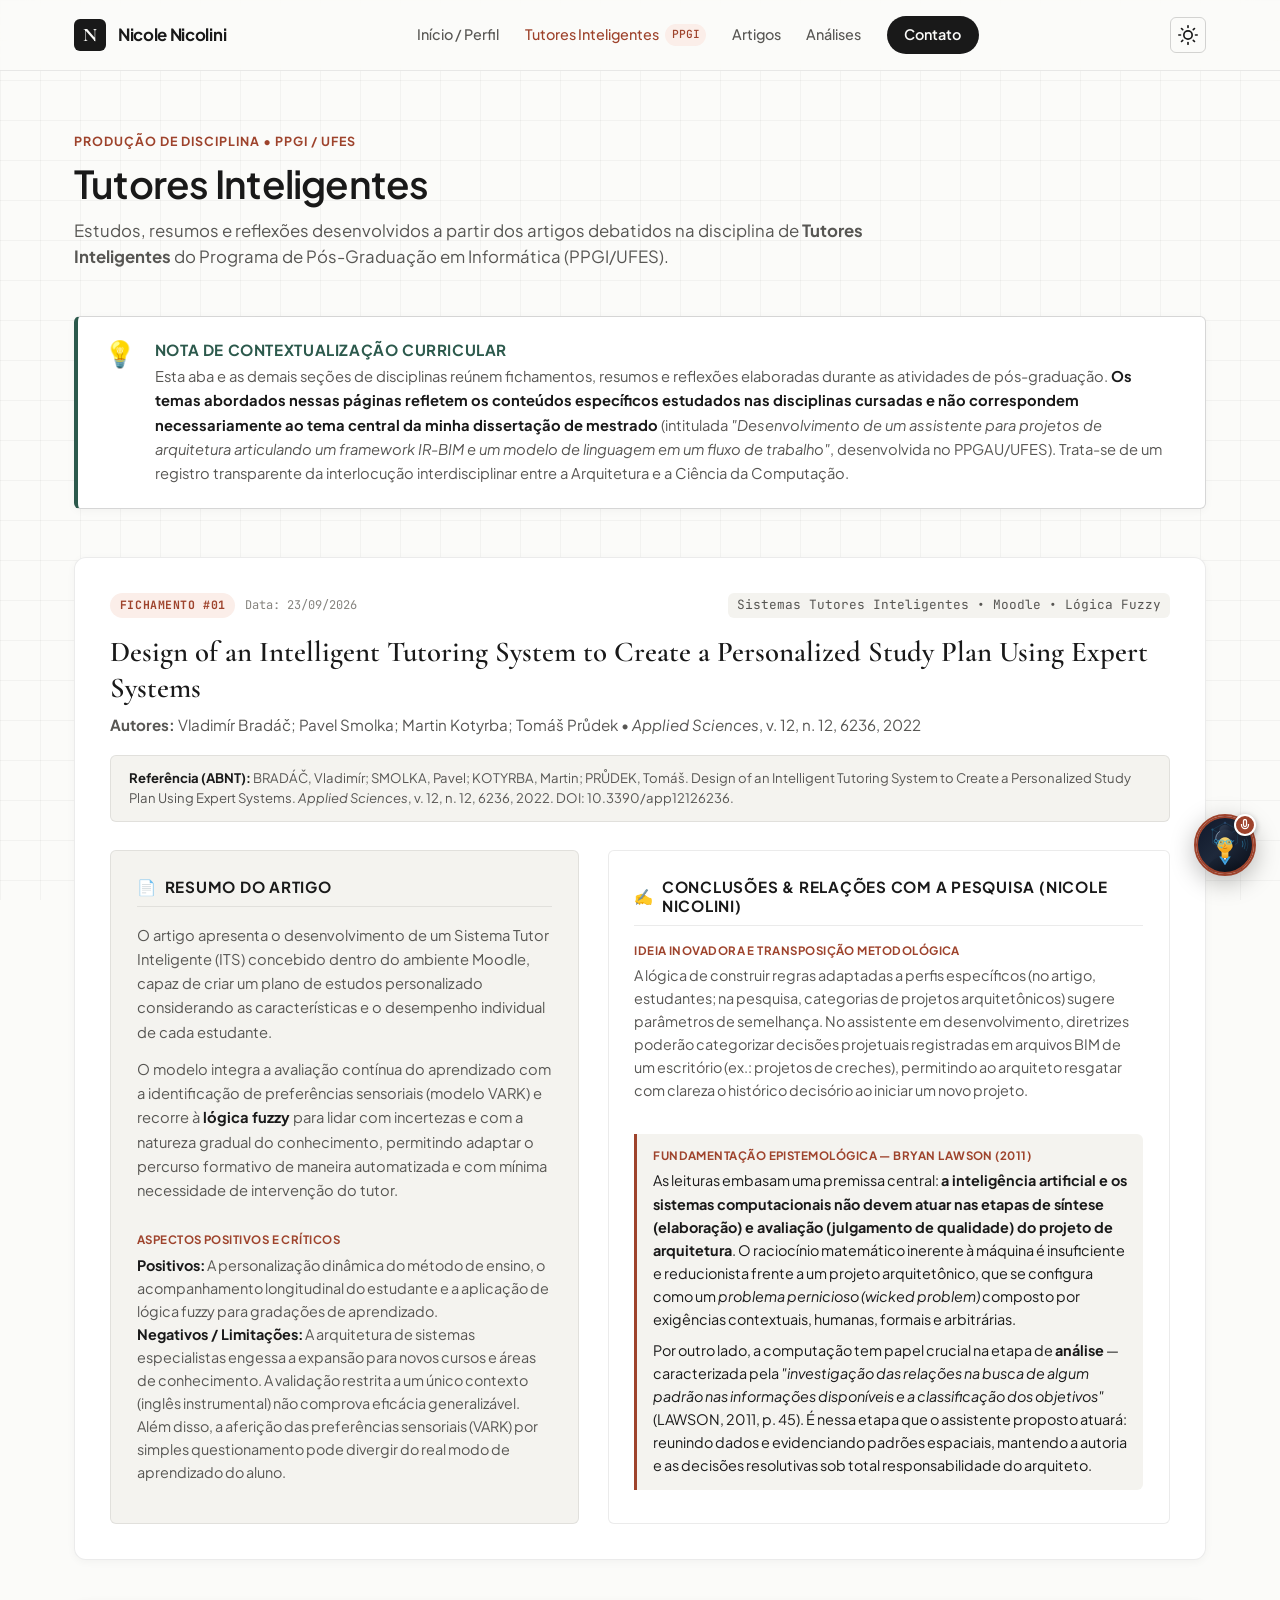
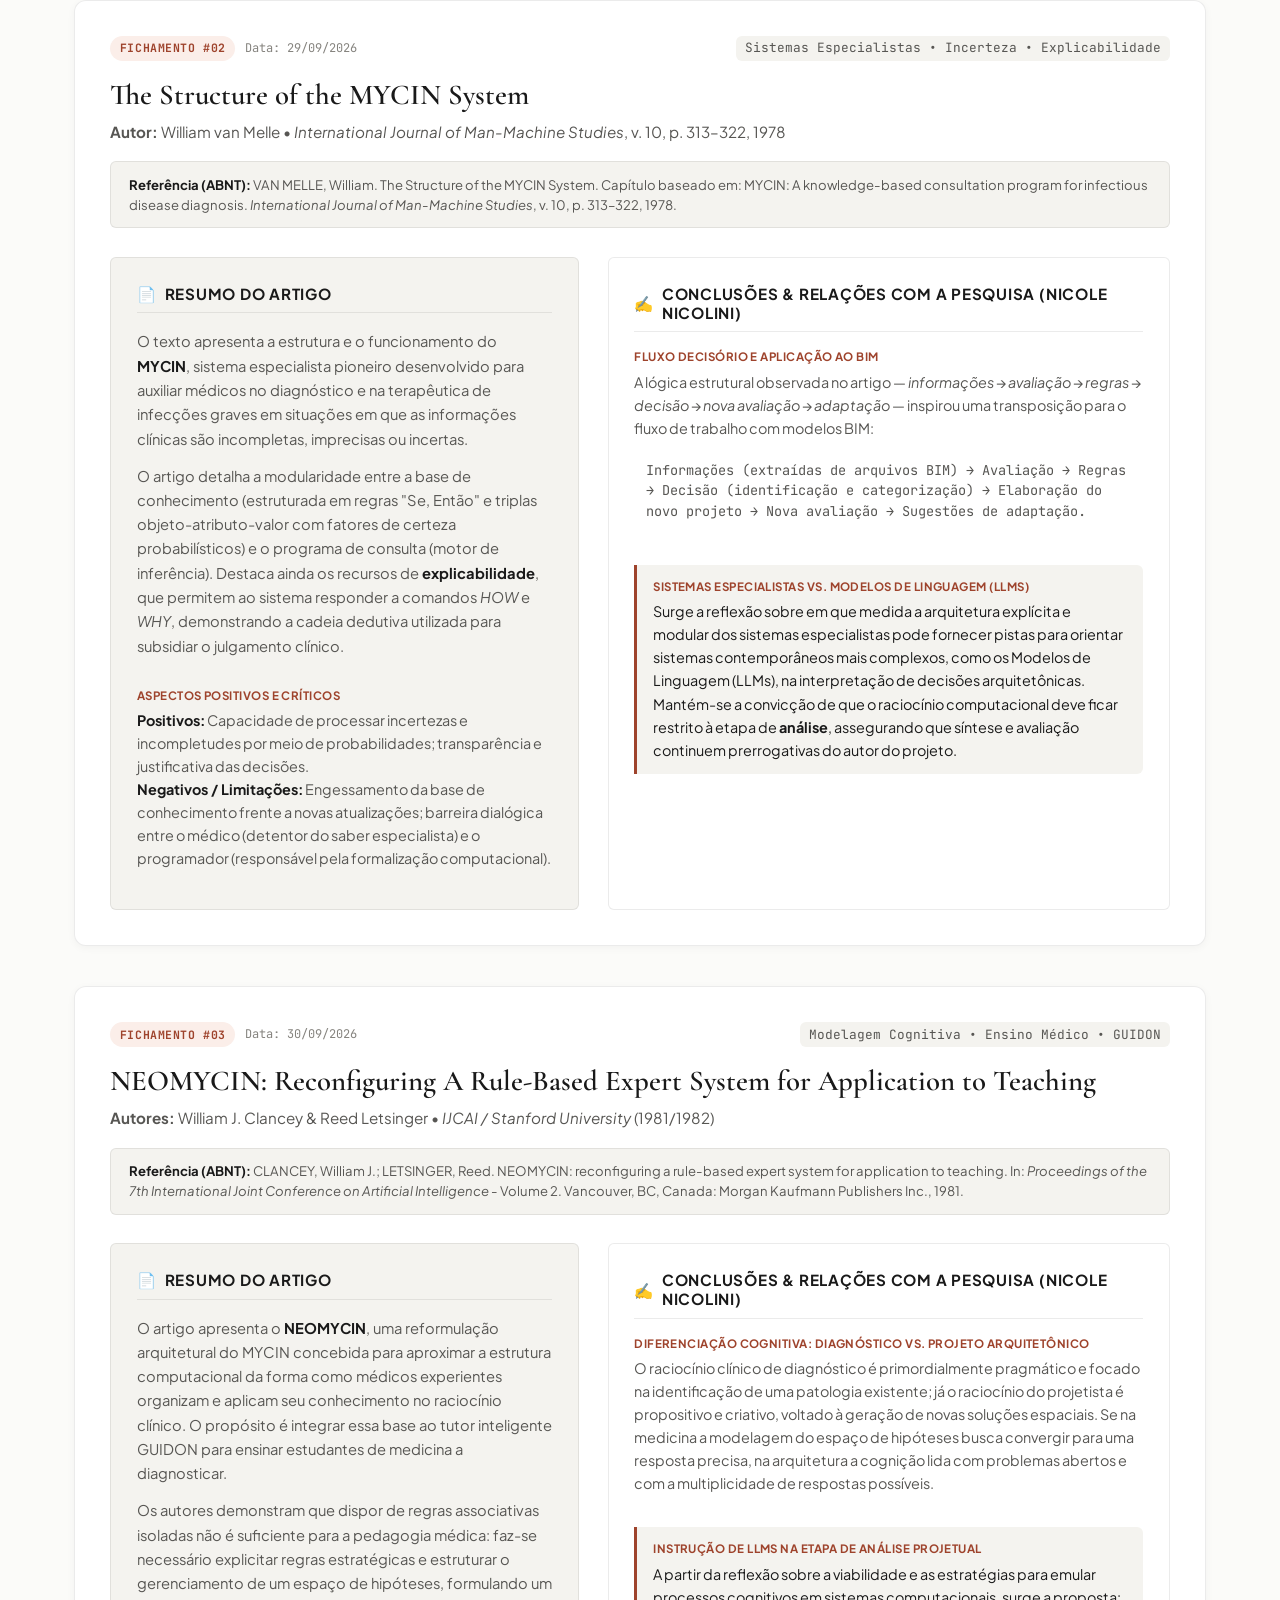
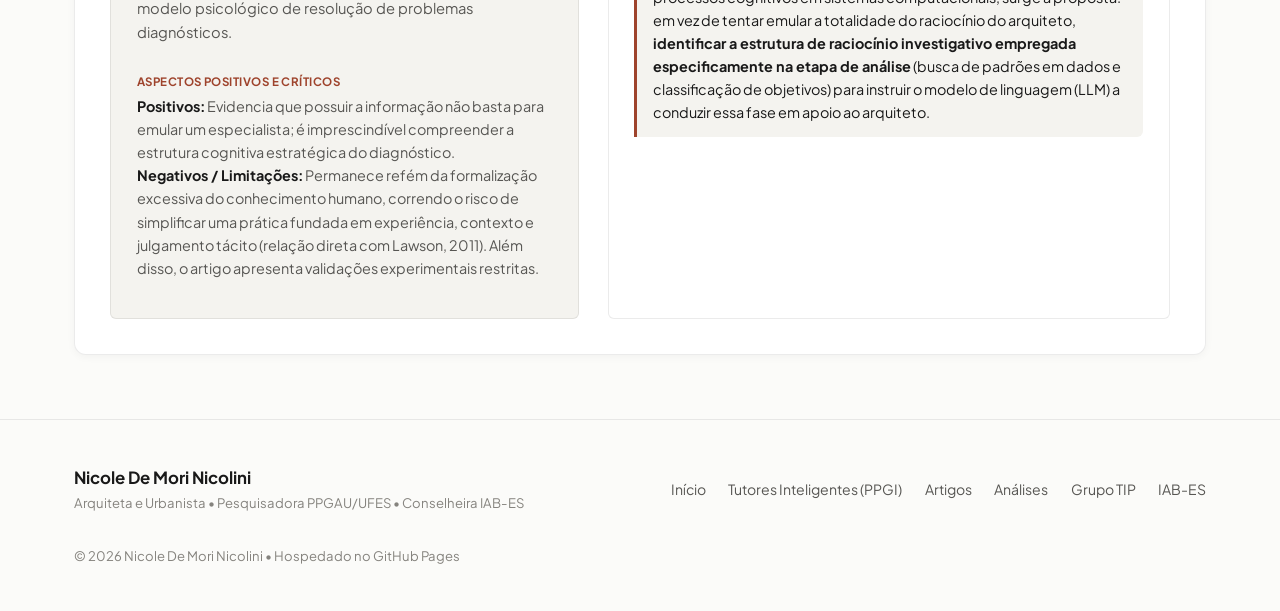
<file: tutores-inteligentes.html>
<!DOCTYPE html>
<html lang="pt-BR">
<head>
  <meta charset="UTF-8">
  <meta name="viewport" content="width=device-width, initial-scale=1.0">
  <title>Tutores Inteligentes (PPGI/UFES) | Nicole De Mori Nicolini</title>
  <meta name="description" content="Fichamentos, resumos e conclusões dos artigos estudados na disciplina de Tutores Inteligentes no PPGI/UFES por Nicole De Mori Nicolini.">

  <!-- Favicon SVG -->
  <link rel="icon" href="data:image/svg+xml,<svg xmlns='http://www.w3.org/2000/svg' viewBox='0 0 100 100'><text y='.9em' font-size='90' font-family='sans-serif' font-weight='bold'>N</text></svg>">

  <!-- Google Fonts -->
  <link rel="preconnect" href="https://fonts.googleapis.com">
  <link rel="preconnect" href="https://fonts.gstatic.com" crossorigin>
  <link href="https://fonts.googleapis.com/css2?family=Cormorant+Garamond:ital,wght@0,500;0,600;0,700;1,400;1,600&family=Plus+Jakarta+Sans:wght@300;400;500;600;700&family=JetBrains+Mono:wght@400;500&display=swap" rel="stylesheet">

  <link rel="stylesheet" href="style.css">
</head>
<body>

  <div class="grid-backdrop" aria-hidden="true"></div>

  <!-- Header -->
  <header class="site-header">
    <div class="container header-container">
      <a href="index.html" class="brand">
        <span class="brand-monogram">N</span>
        <span class="brand-name">Nicole Nicolini</span>
      </a>

      <nav class="main-nav" id="main-nav" aria-label="Navegação Principal">
        <ul class="nav-list">
          <li><a href="index.html" class="nav-link">Início / Perfil</a></li>
          <li><a href="tutores-inteligentes.html" class="nav-link active">Tutores Inteligentes <span class="nav-counter">PPGI</span></a></li>
          <li><a href="artigos.html" class="nav-link">Artigos</a></li>
          <li><a href="analises.html" class="nav-link">Análises</a></li>
          <li><a href="index.html#contato" class="nav-link btn-nav">Contato</a></li>
        </ul>
      </nav>

      <div class="header-actions">
        <button id="theme-toggle" class="theme-btn" aria-label="Alternar modo escuro / claro">
          <svg class="sun-icon" viewBox="0 0 24 24" width="20" height="20" fill="none" stroke="currentColor" stroke-width="2" stroke-linecap="round" stroke-linejoin="round">
            <circle cx="12" cy="12" r="5"></circle>
            <line x1="12" y1="1" x2="12" y2="3"></line>
            <line x1="12" y1="21" x2="12" y2="23"></line>
            <line x1="4.22" y1="4.22" x2="5.64" y2="5.64"></line>
            <line x1="18.36" y1="18.36" x2="19.78" y2="19.78"></line>
            <line x1="1" y1="12" x2="3" y2="12"></line>
            <line x1="21" y1="12" x2="23" y2="12"></line>
            <line x1="4.22" y1="19.78" x2="5.64" y2="18.36"></line>
            <line x1="18.36" y1="5.64" x2="19.78" y2="4.22"></line>
          </svg>
          <svg class="moon-icon" viewBox="0 0 24 24" width="20" height="20" fill="none" stroke="currentColor" stroke-width="2" stroke-linecap="round" stroke-linejoin="round">
            <path d="M21 12.79A9 9 0 1 1 11.21 3 7 7 0 0 0 21 12.79z"></path>
          </svg>
        </button>

        <button class="mobile-toggle" id="mobile-toggle" aria-expanded="false" aria-controls="main-nav" aria-label="Abrir menu">
          <span></span>
          <span></span>
          <span></span>
        </button>
      </div>
    </div>
  </header>

  <main id="main-content">
    
    <section class="section subpage-hero">
      <div class="container">
        
        <!-- Header da Página -->
        <div class="section-header">
          <span class="section-tag">Produção de Disciplina • PPGI / UFES</span>
          <h1 class="section-title">Tutores Inteligentes</h1>
          <p class="section-subtitle">
            Estudos, resumos e reflexões desenvolvidos a partir dos artigos debatidos na disciplina de <strong>Tutores Inteligentes</strong> do Programa de Pós-Graduação em Informática (PPGI/UFES).
          </p>
        </div>

        <!-- Banner de Contextualização Curricular -->
        <div class="academic-scope-banner">
          <div class="scope-icon">💡</div>
          <div class="scope-body">
            <h4 class="scope-title">Nota de Contextualização Curricular</h4>
            <p class="scope-text">
              Esta aba e as demais seções de disciplinas reúnem fichamentos, resumos e reflexões elaboradas durante as atividades de pós-graduação. 
              <strong>Os temas abordados nessas páginas refletem os conteúdos específicos estudados nas disciplinas cursadas e não correspondem necessariamente ao tema central da minha dissertação de mestrado</strong> (intitulada <em>"Desenvolvimento de um assistente para projetos de arquitetura articulando um framework IR-BIM e um modelo de linguagem em um fluxo de trabalho"</em>, desenvolvida no PPGAU/UFES). Trata-se de um registro transparente da interlocução interdisciplinar entre a Arquitetura e a Ciência da Computação.
            </p>
          </div>
        </div>

        <!-- Lista de Fichamentos -->
        <div class="fichamentos-list">

          <!-- ==========================================
               FICHAMENTO 01: BRADÁČ ET AL. (2022)
               ========================================== -->
          <article class="fichamento-card">
            <div class="fichamento-header">
              <div class="fichamento-badges">
                <span class="badge-tag">Fichamento #01</span>
                <span class="badge-date">Data: 23/09/2026</span>
              </div>
              <span class="fichamento-source">Sistemas Tutores Inteligentes • Moodle • Lógica Fuzzy</span>
            </div>

            <h2 class="fichamento-article-title">Design of an Intelligent Tutoring System to Create a Personalized Study Plan Using Expert Systems</h2>
            <p class="fichamento-author"><strong>Autores:</strong> Vladimír Bradáč; Pavel Smolka; Martin Kotyrba; Tomáš Průdek • <em>Applied Sciences</em>, v. 12, n. 12, 6236, 2022</p>

            <div class="abnt-citation">
              <strong>Referência (ABNT):</strong> BRADÁČ, Vladimír; SMOLKA, Pavel; KOTYRBA, Martin; PRŮDEK, Tomáš. Design of an Intelligent Tutoring System to Create a Personalized Study Plan Using Expert Systems. <em>Applied Sciences</em>, v. 12, n. 12, 6236, 2022. DOI: 10.3390/app12126236.
            </div>

            <div class="fichamento-body-grid">
              
              <!-- Resumo Breve -->
              <div class="fichamento-box resumo-box">
                <h3 class="box-heading">
                  <span class="icon">📄</span> Resumo do Artigo
                </h3>
                <p>
                  O artigo apresenta o desenvolvimento de um Sistema Tutor Inteligente (ITS) concebido dentro do ambiente Moodle, capaz de criar um plano de estudos personalizado considerando as características e o desempenho individual de cada estudante.
                </p>
                <p>
                  O modelo integra a avaliação contínua do aprendizado com a identificação de preferências sensoriais (modelo VARK) e recorre à <strong>lógica fuzzy</strong> para lidar com incertezas e com a natureza gradual do conhecimento, permitindo adaptar o percurso formativo de maneira automatizada e com mínima necessidade de intervenção do tutor.
                </p>
                <div class="reflection-item" style="margin-top: 1rem;">
                  <span class="item-kicker">Aspectos Positivos e Críticos</span>
                  <p>
                    <strong>Positivos:</strong> A personalização dinâmica do método de ensino, o acompanhamento longitudinal do estudante e a aplicação de lógica fuzzy para gradações de aprendizado.<br>
                    <strong>Negativos / Limitações:</strong> A arquitetura de sistemas especialistas engessa a expansão para novos cursos e áreas de conhecimento. A validação restrita a um único contexto (inglês instrumental) não comprova eficácia generalizável. Além disso, a aferição das preferências sensoriais (VARK) por simples questionamento pode divergir do real modo de aprendizado do aluno.
                  </p>
                </div>
              </div>

              <!-- Conclusões do Fichamento -->
              <div class="fichamento-box conclusoes-box">
                <h3 class="box-heading">
                  <span class="icon">✍️</span> Conclusões & Relações com a Pesquisa (Nicole Nicolini)
                </h3>
                
                <div class="reflection-item">
                  <span class="item-kicker">Ideia Inovadora e Transposição Metodológica</span>
                  <p>
                    A lógica de construir regras adaptadas a perfis específicos (no artigo, estudantes; na pesquisa, categorias de projetos arquitetônicos) sugere parâmetros de semelhança. No assistente em desenvolvimento, diretrizes poderão categorizar decisões projetuais registradas em arquivos BIM de um escritório (ex.: projetos de creches), permitindo ao arquiteto resgatar com clareza o histórico decisório ao iniciar um novo projeto.
                  </p>
                </div>

                <div class="reflection-item highlight-insight">
                  <span class="item-kicker">Fundamentação Epistemológica — Bryan Lawson (2011)</span>
                  <p>
                    As leituras embasam uma premissa central: <strong>a inteligência artificial e os sistemas computacionais não devem atuar nas etapas de síntese (elaboração) e avaliação (julgamento de qualidade) do projeto de arquitetura</strong>. O raciocínio matemático inerente à máquina é insuficiente e reducionista frente a um projeto arquitetônico, que se configura como um <em>problema pernicioso (wicked problem)</em> composto por exigências contextuais, humanas, formais e arbitrárias.
                  </p>
                  <p style="margin-top: 0.5rem;">
                    Por outro lado, a computação tem papel crucial na etapa de <strong>análise</strong> — caracterizada pela <em>"investigação das relações na busca de algum padrão nas informações disponíveis e a classificação dos objetivos"</em> (LAWSON, 2011, p. 45). É nessa etapa que o assistente proposto atuará: reunindo dados e evidenciando padrões espaciais, mantendo a autoria e as decisões resolutivas sob total responsabilidade do arquiteto.
                  </p>
                </div>

              </div>

            </div>
          </article>


          <!-- ==========================================
               FICHAMENTO 02: VAN MELLE / MYCIN (1978)
               ========================================== -->
          <article class="fichamento-card">
            <div class="fichamento-header">
              <div class="fichamento-badges">
                <span class="badge-tag">Fichamento #02</span>
                <span class="badge-date">Data: 29/09/2026</span>
              </div>
              <span class="fichamento-source">Sistemas Especialistas • Incerteza • Explicabilidade</span>
            </div>

            <h2 class="fichamento-article-title">The Structure of the MYCIN System</h2>
            <p class="fichamento-author"><strong>Autor:</strong> William van Melle • <em>International Journal of Man-Machine Studies</em>, v. 10, p. 313–322, 1978</p>

            <div class="abnt-citation">
              <strong>Referência (ABNT):</strong> VAN MELLE, William. The Structure of the MYCIN System. Capítulo baseado em: MYCIN: A knowledge-based consultation program for infectious disease diagnosis. <em>International Journal of Man-Machine Studies</em>, v. 10, p. 313–322, 1978.
            </div>

            <div class="fichamento-body-grid">
              
              <!-- Resumo Breve -->
              <div class="fichamento-box resumo-box">
                <h3 class="box-heading">
                  <span class="icon">📄</span> Resumo do Artigo
                </h3>
                <p>
                  O texto apresenta a estrutura e o funcionamento do <strong>MYCIN</strong>, sistema especialista pioneiro desenvolvido para auxiliar médicos no diagnóstico e na terapêutica de infecções graves em situações em que as informações clínicas são incompletas, imprecisas ou incertas.
                </p>
                <p>
                  O artigo detalha a modularidade entre a base de conhecimento (estruturada em regras "Se, Então" e triplas objeto-atributo-valor com fatores de certeza probabilísticos) e o programa de consulta (motor de inferência). Destaca ainda os recursos de <strong>explicabilidade</strong>, que permitem ao sistema responder a comandos <em>HOW</em> e <em>WHY</em>, demonstrando a cadeia dedutiva utilizada para subsidiar o julgamento clínico.
                </p>
                <div class="reflection-item" style="margin-top: 1rem;">
                  <span class="item-kicker">Aspectos Positivos e Críticos</span>
                  <p>
                    <strong>Positivos:</strong> Capacidade de processar incertezas e incompletudes por meio de probabilidades; transparência e justificativa das decisões.<br>
                    <strong>Negativos / Limitações:</strong> Engessamento da base de conhecimento frente a novas atualizações; barreira dialógica entre o médico (detentor do saber especialista) e o programador (responsável pela formalização computacional).
                  </p>
                </div>
              </div>

              <!-- Conclusões do Fichamento -->
              <div class="fichamento-box conclusoes-box">
                <h3 class="box-heading">
                  <span class="icon">✍️</span> Conclusões & Relações com a Pesquisa (Nicole Nicolini)
                </h3>
                
                <div class="reflection-item">
                  <span class="item-kicker">Fluxo Decisório e Aplicação ao BIM</span>
                  <p>
                    A lógica estrutural observada no artigo — <em>informações → avaliação → regras → decisão → nova avaliação → adaptação</em> — inspirou uma transposição para o fluxo de trabalho com modelos BIM:
                  </p>
                  <p style="font-family: var(--font-mono); font-size: 0.85rem; background: var(--color-surface-hover); padding: 0.75rem; border-radius: var(--radius-sm); margin-top: 0.5rem; line-height: 1.5;">
                    Informações (extraídas de arquivos BIM) → Avaliação → Regras → Decisão (identificação e categorização) → Elaboração do novo projeto → Nova avaliação → Sugestões de adaptação.
                  </p>
                </div>

                <div class="reflection-item highlight-insight">
                  <span class="item-kicker">Sistemas Especialistas vs. Modelos de Linguagem (LLMs)</span>
                  <p>
                    Surge a reflexão sobre em que medida a arquitetura explícita e modular dos sistemas especialistas pode fornecer pistas para orientar sistemas contemporâneos mais complexos, como os Modelos de Linguagem (LLMs), na interpretação de decisões arquitetônicas. Mantém-se a convicção de que o raciocínio computacional deve ficar restrito à etapa de <strong>análise</strong>, assegurando que síntese e avaliação continuem prerrogativas do autor do projeto.
                  </p>
                </div>

              </div>

            </div>
          </article>


          <!-- ==========================================
               FICHAMENTO 03: CLANCEY & LETSINGER / NEOMYCIN (1981/1982)
               ========================================== -->
          <article class="fichamento-card">
            <div class="fichamento-header">
              <div class="fichamento-badges">
                <span class="badge-tag">Fichamento #03</span>
                <span class="badge-date">Data: 30/09/2026</span>
              </div>
              <span class="fichamento-source">Modelagem Cognitiva • Ensino Médico • GUIDON</span>
            </div>

            <h2 class="fichamento-article-title">NEOMYCIN: Reconfiguring A Rule-Based Expert System for Application to Teaching</h2>
            <p class="fichamento-author"><strong>Autores:</strong> William J. Clancey & Reed Letsinger • <em>IJCAI / Stanford University</em> (1981/1982)</p>

            <div class="abnt-citation">
              <strong>Referência (ABNT):</strong> CLANCEY, William J.; LETSINGER, Reed. NEOMYCIN: reconfiguring a rule-based expert system for application to teaching. In: <em>Proceedings of the 7th International Joint Conference on Artificial Intelligence</em> - Volume 2. Vancouver, BC, Canada: Morgan Kaufmann Publishers Inc., 1981.
            </div>

            <div class="fichamento-body-grid">
              
              <!-- Resumo Breve -->
              <div class="fichamento-box resumo-box">
                <h3 class="box-heading">
                  <span class="icon">📄</span> Resumo do Artigo
                </h3>
                <p>
                  O artigo apresenta o <strong>NEOMYCIN</strong>, uma reformulação arquitetural do MYCIN concebida para aproximar a estrutura computacional da forma como médicos experientes organizam e aplicam seu conhecimento no raciocínio clínico. O propósito é integrar essa base ao tutor inteligente GUIDON para ensinar estudantes de medicina a diagnosticar.
                </p>
                <p>
                  Os autores demonstram que dispor de regras associativas isoladas não é suficiente para a pedagogia médica: faz-se necessário explicitar regras estratégicas e estruturar o gerenciamento de um espaço de hipóteses, formulando um modelo psicológico de resolução de problemas diagnósticos.
                </p>
                <div class="reflection-item" style="margin-top: 1rem;">
                  <span class="item-kicker">Aspectos Positivos e Críticos</span>
                  <p>
                    <strong>Positivos:</strong> Evidencia que possuir a informação não basta para emular um especialista; é imprescindível compreender a estrutura cognitiva estratégica do diagnóstico.<br>
                    <strong>Negativos / Limitações:</strong> Permanece refém da formalização excessiva do conhecimento humano, correndo o risco de simplificar uma prática fundada em experiência, contexto e julgamento tácito (relação direta com Lawson, 2011). Além disso, o artigo apresenta validações experimentais restritas.
                  </p>
                </div>
              </div>

              <!-- Conclusões do Fichamento -->
              <div class="fichamento-box conclusoes-box">
                <h3 class="box-heading">
                  <span class="icon">✍️</span> Conclusões & Relações com a Pesquisa (Nicole Nicolini)
                </h3>
                
                <div class="reflection-item">
                  <span class="item-kicker">Diferenciação Cognitiva: Diagnóstico vs. Projeto Arquitetônico</span>
                  <p>
                    O raciocínio clínico de diagnóstico é primordialmente pragmático e focado na identificação de uma patologia existente; já o raciocínio do projetista é propositivo e criativo, voltado à geração de novas soluções espaciais. Se na medicina a modelagem do espaço de hipóteses busca convergir para uma resposta precisa, na arquitetura a cognição lida com problemas abertos e com a multiplicidade de respostas possíveis.
                  </p>
                </div>

                <div class="reflection-item highlight-insight">
                  <span class="item-kicker">Instrução de LLMs na Etapa de Análise Projetual</span>
                  <p>
                    A partir da reflexão sobre a viabilidade e as estratégias para emular processos cognitivos em sistemas computacionais, surge a proposta: em vez de tentar emular a totalidade do raciocínio do arquiteto, <strong>identificar a estrutura de raciocínio investigativo empregada especificamente na etapa de análise</strong> (busca de padrões em dados e classificação de objetivos) para instruir o modelo de linguagem (LLM) a conduzir essa fase em apoio ao arquiteto.
                  </p>
                </div>

              </div>

            </div>
          </article>

        </div>

      </div>
    </section>

  </main>

  <!-- Footer -->
  <footer class="site-footer">
    <div class="container footer-content">
      <div class="footer-left">
        <p class="footer-brand">Nicole De Mori Nicolini</p>
        <p class="footer-sub">Arquiteta e Urbanista • Pesquisadora PPGAU/UFES • Conselheira IAB-ES</p>
      </div>

      <div class="footer-center">
        <ul class="footer-links">
          <li><a href="index.html">Início</a></li>
          <li><a href="tutores-inteligentes.html">Tutores Inteligentes (PPGI)</a></li>
          <li><a href="artigos.html">Artigos</a></li>
          <li><a href="analises.html">Análises</a></li>
          <li><a href="http://tip.ufes.br/" target="_blank" rel="noopener">Grupo TIP</a></li>
          <li><a href="http://www.iab-es.org.br" target="_blank" rel="noopener">IAB-ES</a></li>
        </ul>
      </div>

      <div class="footer-right">
        <p class="footer-copy">
          © <span id="current-year"></span> Nicole De Mori Nicolini • Hospedado no GitHub Pages
        </p>
      </div>
    </div>
  </footer>

  <script src="main.js"></script>
  <script src="chatbot.js"></script>
</body>
</html>
</file>
<file: style.css>
/* ==========================================================================
   Nicole De Mori Nicolini — Architectural & Academic Website Stylesheet
   Modern, Accessible, Responsive, Themeable (Light/Dark)
   ========================================================================== */

/* --- Custom Properties / CSS Variables --- */
:root {
  --font-serif: 'Cormorant Garamond', Georgia, serif;
  --font-sans: 'Plus Jakarta Sans', -apple-system, BlinkMacSystemFont, "Segoe UI", Roboto, sans-serif;
  --font-mono: 'JetBrains Mono', monospace;

  /* Palette - Light Theme */
  --bg-primary: #fbfbf9;
  --bg-secondary: #f4f3ef;
  --bg-card: #ffffff;
  --bg-card-hover: #faf9f6;
  --bg-subtle: #eae8e1;

  --text-primary: #191919;
  --text-secondary: #575653;
  --text-muted: #85837e;

  --border-light: rgba(0, 0, 0, 0.08);
  --border-medium: rgba(0, 0, 0, 0.16);

  --accent: #9e432c;         /* Architectural terracotta */
  --accent-light: #fbeee9;
  --accent-hover: #823420;

  --highlight: #2c594c;      /* Subtle deep sage */
  --highlight-light: #eaf2ef;

  --shadow-sm: 0 2px 8px rgba(0, 0, 0, 0.04);
  --shadow-md: 0 10px 25px rgba(0, 0, 0, 0.06);
  --shadow-lg: 0 20px 45px rgba(0, 0, 0, 0.09);

  --header-bg: rgba(251, 251, 249, 0.9);
  --grid-line: rgba(0, 0, 0, 0.035);

  --radius-sm: 6px;
  --radius-md: 12px;
  --radius-lg: 16px;
  --radius-full: 9999px;

  --transition-fast: 0.18s ease;
  --transition-normal: 0.28s ease;
}

[data-theme="dark"] {
  --bg-primary: #121314;
  --bg-secondary: #181a1b;
  --bg-card: #1f2224;
  --bg-card-hover: #26292c;
  --bg-subtle: #2b2e31;

  --text-primary: #f0f0ed;
  --text-secondary: #a9a9a3;
  --text-muted: #72726d;

  --border-light: rgba(255, 255, 255, 0.08);
  --border-medium: rgba(255, 255, 255, 0.16);

  --accent: #df735a;
  --accent-light: rgba(223, 115, 90, 0.15);
  --accent-hover: #f08972;

  --highlight: #5ea892;
  --highlight-light: rgba(94, 168, 146, 0.15);

  --shadow-sm: 0 2px 8px rgba(0, 0, 0, 0.25);
  --shadow-md: 0 10px 25px rgba(0, 0, 0, 0.38);
  --shadow-lg: 0 20px 45px rgba(0, 0, 0, 0.55);

  --header-bg: rgba(18, 19, 20, 0.9);
  --grid-line: rgba(255, 255, 255, 0.025);
}

/* --- Base & Reset --- */
*, *::before, *::after {
  box-sizing: border-box;
  margin: 0;
  padding: 0;
}

html {
  scroll-behavior: smooth;
  scroll-padding-top: 80px;
  font-size: 16px;
}

body {
  font-family: var(--font-sans);
  background-color: var(--bg-primary);
  color: var(--text-primary);
  line-height: 1.6;
  transition: background-color var(--transition-normal), color var(--transition-normal);
  -webkit-font-smoothing: antialiased;
  position: relative;
  overflow-x: hidden;
}

/* Background Architectural Grid */
.grid-backdrop {
  position: fixed;
  inset: 0;
  pointer-events: none;
  background-image: 
    linear-gradient(to right, var(--grid-line) 1px, transparent 1px),
    linear-gradient(to bottom, var(--grid-line) 1px, transparent 1px);
  background-size: 40px 40px;
  z-index: 0;
}

.container {
  width: 100%;
  max-width: 1180px;
  margin: 0 auto;
  padding: 0 1.5rem;
  position: relative;
  z-index: 1;
}

a {
  color: inherit;
  text-decoration: none;
  transition: color var(--transition-fast);
}

/* --- Typography Helpers --- */
h1, h2, h3, h4 {
  font-weight: 600;
  line-height: 1.25;
  color: var(--text-primary);
}

.highlight-serif {
  font-family: var(--font-serif);
  font-weight: 700;
  font-style: italic;
  color: var(--accent);
}

/* --- Header & Navigation --- */
.site-header {
  position: sticky;
  top: 0;
  width: 100%;
  background: var(--header-bg);
  backdrop-filter: blur(14px);
  -webkit-backdrop-filter: blur(14px);
  border-bottom: 1px solid var(--border-light);
  z-index: 100;
  transition: background var(--transition-normal), border var(--transition-normal);
}

.header-container {
  display: flex;
  align-items: center;
  justify-content: space-between;
  height: 70px;
}

.brand {
  display: flex;
  align-items: center;
  gap: 0.75rem;
  font-weight: 700;
  letter-spacing: -0.02em;
}

.brand-monogram {
  width: 32px;
  height: 32px;
  background: var(--text-primary);
  color: var(--bg-primary);
  border-radius: var(--radius-sm);
  display: flex;
  align-items: center;
  justify-content: center;
  font-family: var(--font-serif);
  font-size: 1.2rem;
  font-weight: 700;
}

.brand-name {
  font-size: 1.05rem;
}

.nav-list {
  display: flex;
  list-style: none;
  align-items: center;
  gap: 1.6rem;
}

.nav-link {
  font-size: 0.9rem;
  font-weight: 500;
  color: var(--text-secondary);
  position: relative;
  padding: 0.35rem 0;
  display: flex;
  align-items: center;
  gap: 0.4rem;
}

.nav-link:hover, .nav-link.active {
  color: var(--accent);
}

.nav-counter {
  font-size: 0.7rem;
  font-family: var(--font-mono);
  background: var(--accent-light);
  color: var(--accent);
  padding: 0.1rem 0.4rem;
  border-radius: var(--radius-full);
}

.btn-nav {
  padding: 0.45rem 1.1rem;
  background: var(--text-primary);
  color: var(--bg-primary) !important;
  border-radius: var(--radius-full);
  font-weight: 600;
  transition: transform var(--transition-fast), background var(--transition-fast);
}

.btn-nav:hover {
  transform: translateY(-1px);
  background: var(--accent);
}

.header-actions {
  display: flex;
  align-items: center;
  gap: 0.75rem;
}

.theme-btn {
  background: transparent;
  border: 1px solid var(--border-medium);
  color: var(--text-primary);
  width: 36px;
  height: 36px;
  border-radius: var(--radius-sm);
  display: flex;
  align-items: center;
  justify-content: center;
  cursor: pointer;
  transition: all var(--transition-fast);
}

.theme-btn:hover {
  border-color: var(--accent);
  color: var(--accent);
}

.sun-icon { display: block; }
.moon-icon { display: none; }

[data-theme="dark"] .sun-icon { display: none; }
[data-theme="dark"] .moon-icon { display: block; }

.mobile-toggle {
  display: none;
  flex-direction: column;
  justify-content: space-around;
  width: 32px;
  height: 32px;
  background: transparent;
  border: none;
  cursor: pointer;
}

.mobile-toggle span {
  width: 100%;
  height: 2px;
  background: var(--text-primary);
  transition: all var(--transition-fast);
}

/* --- Hero Condensado (Academic First Page) --- */
.hero-condensed {
  padding: 3.5rem 0 2.5rem;
}

.hero-identity {
  margin-bottom: 2.2rem;
  max-width: 880px;
}

.tag-badge {
  display: inline-flex;
  align-items: center;
  gap: 0.5rem;
  background: var(--accent-light);
  color: var(--accent);
  font-size: 0.8rem;
  font-weight: 600;
  padding: 0.25rem 0.75rem;
  border-radius: var(--radius-full);
  margin-bottom: 1rem;
}

.dot {
  width: 6px;
  height: 6px;
  background: var(--accent);
  border-radius: 50%;
}

.hero-name {
  font-size: clamp(2.3rem, 4vw, 3.4rem);
  letter-spacing: -0.03em;
  margin-bottom: 1rem;
}

.hero-academic-intro {
  font-size: 1.1rem;
  color: var(--text-secondary);
  line-height: 1.7;
}

.hero-academic-intro strong {
  color: var(--text-primary);
}

/* --- Academic Cards Grid (Condensados e Objetivos) --- */
.academic-cards-grid {
  display: grid;
  grid-template-columns: 1.15fr 1fr 0.95fr;
  gap: 1.5rem;
  align-items: stretch;
}

.compact-card {
  background: var(--bg-card);
  border: 1px solid var(--border-light);
  border-radius: var(--radius-md);
  padding: 1.6rem;
  display: flex;
  flex-direction: column;
  box-shadow: var(--shadow-sm);
  transition: transform var(--transition-fast), box-shadow var(--transition-fast), border-color var(--transition-fast);
}

.compact-card:hover {
  transform: translateY(-2px);
  box-shadow: var(--shadow-md);
  border-color: var(--border-medium);
}

.card-featured {
  border-color: var(--accent-light);
  background: linear-gradient(180deg, var(--bg-card) 0%, var(--bg-secondary) 100%);
}

.card-status-strip {
  display: flex;
  align-items: center;
  gap: 0.5rem;
  margin-bottom: 1rem;
}

.badge-dot-green {
  width: 7px;
  height: 7px;
  background: #22c55e;
  border-radius: 50%;
}

.badge-dot-gray {
  width: 7px;
  height: 7px;
  background: var(--text-muted);
  border-radius: 50%;
}

.status-name {
  font-size: 0.75rem;
  font-weight: 600;
  text-transform: uppercase;
  letter-spacing: 0.04em;
  color: var(--text-muted);
}

.card-content {
  flex-grow: 1;
}

.card-kicker {
  display: block;
  font-size: 0.75rem;
  font-weight: 700;
  text-transform: uppercase;
  letter-spacing: 0.05em;
  color: var(--accent);
  margin-bottom: 0.4rem;
}

.card-title-serif {
  font-family: var(--font-serif);
  font-size: 1.25rem;
  line-height: 1.35;
  color: var(--text-primary);
  margin-bottom: 1.1rem;
}

.card-meta-compact {
  display: flex;
  flex-direction: column;
  gap: 0.4rem;
  font-size: 0.85rem;
  color: var(--text-secondary);
  border-top: 1px solid var(--border-light);
  padding-top: 0.9rem;
}

.card-meta-compact a {
  color: var(--accent);
  font-weight: 500;
}

.card-meta-compact a:hover {
  text-decoration: underline;
}

.card-foot {
  display: flex;
  flex-wrap: wrap;
  gap: 0.4rem;
  margin-top: 1.2rem;
  padding-top: 0.8rem;
  border-top: 1px solid var(--border-light);
}

.code-pill {
  font-family: var(--font-mono);
  font-size: 0.72rem;
  background: var(--bg-subtle);
  color: var(--text-secondary);
  padding: 0.15rem 0.5rem;
  border-radius: var(--radius-sm);
}

/* Card Dual (TIP + IAB-ES) */
.card-dual {
  justify-content: space-between;
}

.sub-block {
  display: flex;
  flex-direction: column;
}

.sub-block-title {
  font-size: 1.05rem;
  margin-bottom: 0.4rem;
}

.sub-block-title a {
  color: var(--text-primary);
}

.sub-block-title a:hover {
  color: var(--accent);
}

.sub-block-desc {
  font-size: 0.85rem;
  color: var(--text-secondary);
  line-height: 1.5;
  margin-bottom: 0.6rem;
}

.quick-links-row {
  display: flex;
  align-items: center;
  gap: 0.4rem;
  font-size: 0.82rem;
}

.link-small {
  color: var(--accent);
  font-weight: 500;
}

.link-small:hover {
  text-decoration: underline;
}

.divider-subtle {
  height: 1px;
  background: var(--border-light);
  margin: 1.2rem 0;
}

/* --- Seções & Módulos Reservados --- */
.section {
  padding: 4.5rem 0;
  position: relative;
}

.section-alt {
  background-color: var(--bg-secondary);
}

.section-compact {
  padding: 3rem 0;
}

.section-header {
  margin-bottom: 2.8rem;
  max-width: 800px;
}

.section-tag {
  display: inline-block;
  font-size: 0.78rem;
  font-weight: 700;
  text-transform: uppercase;
  letter-spacing: 0.08em;
  color: var(--accent);
  margin-bottom: 0.5rem;
}

.section-title {
  font-size: clamp(1.8rem, 3vw, 2.4rem);
  letter-spacing: -0.02em;
  margin-bottom: 0.6rem;
}

.section-subtitle {
  font-size: 1.05rem;
  color: var(--text-secondary);
  line-height: 1.6;
}

/* Showcase de Módulos (Artigos & Análises) */
.modules-showcase-grid {
  display: grid;
  grid-template-columns: 1fr 1fr;
  gap: 2rem;
}

.module-card {
  background: var(--bg-card);
  border: 1px solid var(--border-light);
  border-radius: var(--radius-md);
  padding: 2.2rem;
  display: flex;
  flex-direction: column;
  box-shadow: var(--shadow-sm);
  transition: transform var(--transition-fast), box-shadow var(--transition-fast);
}

.module-card:hover {
  transform: translateY(-3px);
  box-shadow: var(--shadow-md);
}

.module-header {
  display: flex;
  justify-content: space-between;
  align-items: center;
  margin-bottom: 1.2rem;
}

.module-badge {
  display: inline-flex;
  align-items: center;
  gap: 0.4rem;
  font-size: 0.75rem;
  font-weight: 700;
  text-transform: uppercase;
  letter-spacing: 0.05em;
  padding: 0.25rem 0.65rem;
  border-radius: var(--radius-full);
}

.badge-planned {
  background: var(--highlight-light);
  color: var(--highlight);
}

.pulse-icon {
  width: 6px;
  height: 6px;
  border-radius: 50%;
  background: var(--highlight);
}

.module-section-num {
  font-family: var(--font-mono);
  font-size: 0.8rem;
  color: var(--text-muted);
}

.module-title {
  font-size: 1.4rem;
  margin-bottom: 0.8rem;
}

.module-desc {
  font-size: 0.92rem;
  color: var(--text-secondary);
  line-height: 1.6;
  margin-bottom: 1.8rem;
}

/* Placeholder Slots */
.placeholder-container {
  display: flex;
  flex-direction: column;
  gap: 0.9rem;
  margin-bottom: 2rem;
  flex-grow: 1;
}

.placeholder-slot {
  border: 1px dashed var(--border-medium);
  background: var(--bg-secondary);
  border-radius: var(--radius-sm);
  padding: 1.2rem;
  position: relative;
  transition: background var(--transition-fast), border-color var(--transition-fast);
}

.placeholder-slot:hover {
  background: var(--bg-subtle);
  border-color: var(--accent);
}

.slot-subtle {
  opacity: 0.85;
}

.ph-tag {
  display: block;
  font-size: 0.72rem;
  font-weight: 600;
  text-transform: uppercase;
  color: var(--accent);
  letter-spacing: 0.04em;
  margin-bottom: 0.3rem;
}

.ph-title {
  font-family: var(--font-serif);
  font-size: 1.1rem;
  font-weight: 600;
  color: var(--text-primary);
  margin-bottom: 0.35rem;
}

.ph-desc {
  font-size: 0.82rem;
  color: var(--text-muted);
  line-height: 1.45;
}

.module-action {
  margin-top: auto;
}

/* --- Botões Comuns --- */
.btn {
  display: inline-flex;
  align-items: center;
  justify-content: center;
  gap: 0.5rem;
  padding: 0.65rem 1.4rem;
  font-size: 0.92rem;
  font-weight: 600;
  border-radius: var(--radius-sm);
  cursor: pointer;
  transition: all var(--transition-fast);
}

.btn-primary {
  background: var(--accent);
  color: #ffffff;
  border: 1px solid var(--accent);
}

.btn-primary:hover {
  background: var(--accent-hover);
  border-color: var(--accent-hover);
  transform: translateY(-2px);
}

.btn-outline {
  background: transparent;
  color: var(--text-primary);
  border: 1px solid var(--border-medium);
}

.btn-outline:hover {
  border-color: var(--accent);
  color: var(--accent);
  transform: translateY(-2px);
}

.btn-sm {
  padding: 0.4rem 0.9rem;
  font-size: 0.82rem;
}

.btn-block {
  width: 100%;
}

.btn-disabled {
  opacity: 0.6;
  cursor: not-allowed;
  pointer-events: none;
}

/* --- Faixa de Contato Compacta --- */
.contact-strip {
  background: var(--bg-card);
  border: 1px solid var(--border-light);
  border-radius: var(--radius-md);
  padding: 2.2rem;
  display: flex;
  justify-content: space-between;
  align-items: center;
  gap: 2rem;
  box-shadow: var(--shadow-sm);
}

.strip-title {
  font-size: 1.35rem;
  margin-bottom: 0.3rem;
}

.strip-lead {
  font-size: 0.92rem;
  color: var(--text-secondary);
}

.contact-strip-actions {
  display: flex;
  align-items: center;
  gap: 0.8rem;
  flex-shrink: 0;
}

.email-copy-box {
  display: flex;
  align-items: center;
  gap: 0.6rem;
  background: var(--bg-secondary);
  border: 1px solid var(--border-light);
  padding: 0.4rem 0.8rem;
  border-radius: var(--radius-sm);
}

.email-value {
  font-family: var(--font-mono);
  font-size: 0.88rem;
  color: var(--text-primary);
}

/* --- Páginas Secundárias (Artigos & Análises) --- */
.subpage-hero {
  padding: 3.5rem 0 4rem;
}

.status-banner {
  display: flex;
  align-items: center;
  gap: 1rem;
  background: var(--bg-secondary);
  border: 1px solid var(--border-medium);
  border-left: 4px solid var(--accent);
  border-radius: var(--radius-sm);
  padding: 1.1rem 1.4rem;
  margin-bottom: 3rem;
  font-size: 0.92rem;
  color: var(--text-secondary);
}

.status-banner-icon {
  font-size: 1.4rem;
}

.status-banner-text strong {
  color: var(--text-primary);
}

/* Grid de Artigos */
.articles-grid {
  display: grid;
  grid-template-columns: repeat(auto-fill, minmax(340px, 1fr));
  gap: 1.8rem;
}

.article-card {
  background: var(--bg-card);
  border: 1px solid var(--border-light);
  border-radius: var(--radius-md);
  padding: 2rem;
  display: flex;
  flex-direction: column;
  box-shadow: var(--shadow-sm);
  transition: transform var(--transition-fast), box-shadow var(--transition-fast);
}

.article-card:hover {
  transform: translateY(-3px);
  box-shadow: var(--shadow-md);
}

.article-card-header {
  display: flex;
  justify-content: space-between;
  align-items: center;
  margin-bottom: 1.2rem;
}

.badge-slot {
  font-size: 0.72rem;
  font-weight: 700;
  text-transform: uppercase;
  letter-spacing: 0.05em;
  background: var(--accent-light);
  color: var(--accent);
  padding: 0.2rem 0.6rem;
  border-radius: var(--radius-full);
}

.article-discipline {
  font-size: 0.78rem;
  color: var(--text-muted);
}

.article-title-ph {
  font-family: var(--font-serif);
  font-size: 1.35rem;
  line-height: 1.35;
  color: var(--text-primary);
  margin-bottom: 0.8rem;
}

.article-meta-row {
  display: flex;
  flex-wrap: wrap;
  gap: 0.5rem;
  font-size: 0.85rem;
  color: var(--text-secondary);
  margin-bottom: 1rem;
}

.article-abstract-ph {
  font-size: 0.9rem;
  color: var(--text-secondary);
  line-height: 1.6;
  margin-bottom: 1.4rem;
  flex-grow: 1;
}

.article-tags {
  display: flex;
  flex-wrap: wrap;
  gap: 0.4rem;
  margin-bottom: 1.4rem;
  padding-top: 0.8rem;
  border-top: 1px solid var(--border-light);
}

.article-actions-row {
  display: flex;
  justify-content: space-between;
  align-items: center;
}

.meta-note {
  font-size: 0.78rem;
  color: var(--text-muted);
}

/* Card Tracejado para Novos Itens */
.dashed-card {
  border: 2px dashed var(--border-medium);
  background: var(--bg-secondary);
  display: flex;
  align-items: center;
  justify-content: center;
  text-align: center;
}

.dashed-inner {
  display: flex;
  flex-direction: column;
  align-items: center;
  padding: 1.5rem;
}

.dashed-icon {
  font-size: 2rem;
  margin-bottom: 0.8rem;
}

.dashed-title {
  font-size: 1.15rem;
  margin-bottom: 0.6rem;
}

.dashed-desc {
  font-size: 0.88rem;
  color: var(--text-secondary);
  line-height: 1.5;
  margin-bottom: 1.4rem;
  max-width: 320px;
}

/* Grid de Análises */
.analyses-grid {
  display: grid;
  grid-template-columns: repeat(auto-fill, minmax(340px, 1fr));
  gap: 1.8rem;
}

.analysis-card {
  background: var(--bg-card);
  border: 1px solid var(--border-light);
  border-radius: var(--radius-md);
  overflow: hidden;
  display: flex;
  flex-direction: column;
  box-shadow: var(--shadow-sm);
  transition: transform var(--transition-fast), box-shadow var(--transition-fast);
}

.analysis-card:hover {
  transform: translateY(-3px);
  box-shadow: var(--shadow-md);
}

.analysis-visual-mockup {
  height: 140px;
  background: var(--bg-secondary);
  border-bottom: 1px dashed var(--border-medium);
  display: flex;
  align-items: center;
  justify-content: center;
  padding: 1rem;
  text-align: center;
}

.mockup-label {
  font-size: 0.8rem;
  color: var(--text-muted);
  font-family: var(--font-mono);
}

.analysis-body {
  padding: 1.8rem;
  display: flex;
  flex-direction: column;
  flex-grow: 1;
}

.analysis-header-row {
  display: flex;
  justify-content: space-between;
  align-items: center;
  margin-bottom: 0.8rem;
}

.analysis-date {
  font-size: 0.78rem;
  color: var(--text-muted);
}

.analysis-title-ph {
  font-family: var(--font-serif);
  font-size: 1.3rem;
  line-height: 1.35;
  color: var(--text-primary);
  margin-bottom: 0.8rem;
}

.analysis-text-ph {
  font-size: 0.88rem;
  color: var(--text-secondary);
  line-height: 1.6;
  margin-bottom: 1.4rem;
  flex-grow: 1;
}

.analysis-tags {
  display: flex;
  flex-wrap: wrap;
  gap: 0.4rem;
  margin-bottom: 1.2rem;
  padding-top: 0.8rem;
  border-top: 1px solid var(--border-light);
}

.analysis-footer {
  display: flex;
  align-items: center;
}

/* --- Footer --- */
.site-footer {
  background: var(--bg-primary);
  border-top: 1px solid var(--border-light);
  padding: 2.8rem 0;
  font-size: 0.88rem;
}

.footer-content {
  display: flex;
  justify-content: space-between;
  align-items: center;
  flex-wrap: wrap;
  gap: 2rem;
}

.footer-brand {
  font-weight: 700;
  font-size: 1.05rem;
}

.footer-sub {
  color: var(--text-muted);
  font-size: 0.82rem;
}

.footer-links {
  display: flex;
  list-style: none;
  gap: 1.4rem;
}

.footer-links a {
  color: var(--text-secondary);
}

.footer-links a:hover {
  color: var(--accent);
}

.footer-copy {
  color: var(--text-muted);
  font-size: 0.82rem;
}

/* --- Banner Destaque de Disciplina (Home) --- */
.discipline-highlight-banner {
  background: var(--bg-card);
  border: 1px solid var(--border-medium);
  border-left: 4px solid var(--accent);
  border-radius: var(--radius-md);
  padding: 2rem 2.4rem;
  margin-bottom: 2rem;
  display: flex;
  justify-content: space-between;
  align-items: center;
  gap: 2rem;
  box-shadow: var(--shadow-sm);
  transition: transform var(--transition-fast), box-shadow var(--transition-fast);
}

.discipline-highlight-banner:hover {
  transform: translateY(-2px);
  box-shadow: var(--shadow-md);
}

.dh-title {
  font-family: var(--font-serif);
  font-size: 1.6rem;
  margin: 0.5rem 0;
  color: var(--text-primary);
}

.dh-desc {
  font-size: 0.95rem;
  color: var(--text-secondary);
  line-height: 1.6;
  max-width: 700px;
  margin-bottom: 0.8rem;
}

.dh-meta {
  font-size: 0.82rem;
  color: var(--text-muted);
  font-family: var(--font-mono);
}

.dh-action {
  flex-shrink: 0;
}

@media (max-width: 900px) {
  .discipline-highlight-banner {
    flex-direction: column;
    align-items: flex-start;
  }
}


/* --- Banner de Escopo de Disciplinas --- */
.academic-scope-banner {
  display: flex;
  align-items: flex-start;
  gap: 1.2rem;
  background: var(--bg-card);
  border: 1px solid var(--border-medium);
  border-left: 4px solid var(--highlight);
  border-radius: var(--radius-sm);
  padding: 1.4rem 1.6rem;
  margin-bottom: 3rem;
  box-shadow: var(--shadow-sm);
}

.scope-icon {
  font-size: 1.6rem;
  line-height: 1;
}

.scope-title {
  font-size: 0.95rem;
  font-weight: 700;
  text-transform: uppercase;
  letter-spacing: 0.04em;
  color: var(--highlight);
  margin-bottom: 0.35rem;
}

.scope-text {
  font-size: 0.92rem;
  color: var(--text-secondary);
  line-height: 1.65;
}

.scope-text strong {
  color: var(--text-primary);
}

/* --- Lista de Fichamentos (Tutores Inteligentes) --- */
.fichamentos-list {
  display: flex;
  flex-direction: column;
  gap: 2.5rem;
}

.fichamento-card {
  background: var(--bg-card);
  border: 1px solid var(--border-light);
  border-radius: var(--radius-md);
  padding: 2.2rem;
  box-shadow: var(--shadow-sm);
  transition: transform var(--transition-fast), box-shadow var(--transition-fast);
}

.fichamento-card:hover {
  transform: translateY(-2px);
  box-shadow: var(--shadow-md);
}

.fichamento-header {
  display: flex;
  justify-content: space-between;
  align-items: center;
  flex-wrap: wrap;
  gap: 0.8rem;
  margin-bottom: 1rem;
}

.fichamento-badges {
  display: flex;
  align-items: center;
  gap: 0.6rem;
}

.badge-tag {
  font-family: var(--font-mono);
  font-size: 0.72rem;
  font-weight: 700;
  text-transform: uppercase;
  letter-spacing: 0.05em;
  background: var(--accent-light);
  color: var(--accent);
  padding: 0.2rem 0.6rem;
  border-radius: var(--radius-full);
}

.badge-date {
  font-family: var(--font-mono);
  font-size: 0.75rem;
  color: var(--text-muted);
}

.fichamento-source {
  font-size: 0.8rem;
  font-family: var(--font-mono);
  color: var(--text-secondary);
  background: var(--bg-secondary);
  padding: 0.15rem 0.55rem;
  border-radius: var(--radius-sm);
}

.fichamento-article-title {
  font-family: var(--font-serif);
  font-size: clamp(1.4rem, 2.5vw, 1.8rem);
  line-height: 1.25;
  color: var(--text-primary);
  margin-bottom: 0.4rem;
}

.fichamento-author {
  font-size: 0.95rem;
  color: var(--text-secondary);
  margin-bottom: 1.1rem;
}

.abnt-citation {
  background: var(--bg-secondary);
  border: 1px solid var(--border-light);
  border-radius: var(--radius-sm);
  padding: 0.8rem 1.1rem;
  font-size: 0.82rem;
  color: var(--text-secondary);
  line-height: 1.5;
  margin-bottom: 1.8rem;
}

.abnt-citation strong {
  color: var(--text-primary);
}

.fichamento-body-grid {
  display: grid;
  grid-template-columns: 1fr 1.2fr;
  gap: 1.8rem;
}

.fichamento-box {
  background: var(--bg-secondary);
  border: 1px solid var(--border-light);
  border-radius: var(--radius-sm);
  padding: 1.6rem;
  display: flex;
  flex-direction: column;
}

.box-heading {
  font-size: 0.95rem;
  font-weight: 700;
  text-transform: uppercase;
  letter-spacing: 0.05em;
  color: var(--text-primary);
  margin-bottom: 1rem;
  display: flex;
  align-items: center;
  gap: 0.5rem;
  border-bottom: 1px solid var(--border-light);
  padding-bottom: 0.6rem;
}

.resumo-box p {
  font-size: 0.92rem;
  color: var(--text-secondary);
  line-height: 1.65;
  margin-bottom: 0.8rem;
}

.resumo-box p strong {
  color: var(--text-primary);
}

.conclusoes-box {
  background: var(--bg-card);
}

.reflection-item {
  margin-bottom: 1rem;
}

.reflection-item:last-child {
  margin-bottom: 0;
}

.item-kicker {
  display: block;
  font-size: 0.72rem;
  font-weight: 700;
  text-transform: uppercase;
  letter-spacing: 0.04em;
  color: var(--accent);
  margin-bottom: 0.25rem;
}

.reflection-item p {
  font-size: 0.9rem;
  color: var(--text-secondary);
  line-height: 1.6;
}

.highlight-insight {
  background: var(--bg-secondary);
  border-left: 3px solid var(--accent);
  padding: 0.8rem 1rem;
  border-radius: 0 var(--radius-sm) var(--radius-sm) 0;
  margin-top: 1rem;
}

.highlight-insight .item-kicker {
  color: var(--accent);
}

.highlight-insight p {
  color: var(--text-primary);
  font-size: 0.9rem;
}

@media (max-width: 900px) {
  .fichamento-body-grid {
    grid-template-columns: 1fr;
  }
}

/* --- Responsividade --- */
@media (max-width: 1024px) {
  .academic-cards-grid {
    grid-template-columns: 1fr;
  }

  .modules-showcase-grid {
    grid-template-columns: 1fr;
  }

  .contact-strip {
    flex-direction: column;
    align-items: flex-start;
  }

  .contact-strip-actions {
    width: 100%;
    flex-wrap: wrap;
  }
}

@media (max-width: 768px) {
  .main-nav {
    position: fixed;
    top: 70px;
    left: 0;
    width: 100%;
    background: var(--bg-card);
    border-bottom: 1px solid var(--border-medium);
    padding: 2rem;
    transform: translateY(-150%);
    transition: transform var(--transition-normal);
    box-shadow: var(--shadow-lg);
  }

  .main-nav.active {
    transform: translateY(0);
  }

  .nav-list {
    flex-direction: column;
    align-items: flex-start;
    gap: 1.2rem;
  }

  .mobile-toggle {
    display: flex;
  }

  .mobile-toggle.active span:nth-child(1) {
    transform: rotate(45deg) translate(5px, 5px);
  }

  .mobile-toggle.active span:nth-child(2) {
    opacity: 0;
  }

  .mobile-toggle.active span:nth-child(3) {
    transform: rotate(-45deg) translate(5px, -6px);
  }

  .footer-content {
    flex-direction: column;
    align-items: flex-start;
  }
}

/* ==========================================================================
   ACADEMIC CHATBOT WIDGET (LM STUDIO + AVATAR + VOZ / SPEECH INTEGRATION)
   ========================================================================== */

#academic-chatbot-container {
  font-family: var(--font-sans);
  position: relative;
  z-index: 99999;
}

/* Botão Lançador Flutuante com Avatar */
.chatbot-launcher {
  position: fixed;
  bottom: 24px;
  right: 24px;
  width: 62px;
  height: 62px;
  border-radius: 50%;
  background: var(--bg-card);
  color: #ffffff;
  border: 2px solid var(--accent);
  box-shadow: 0 6px 24px rgba(0, 0, 0, 0.28);
  cursor: pointer;
  display: flex;
  align-items: center;
  justify-content: center;
  transition: transform 0.25s cubic-bezier(0.34, 1.56, 0.64, 1), box-shadow 0.25s ease;
  z-index: 99999;
  padding: 0;
  overflow: visible;
}

.chatbot-launcher:hover {
  transform: scale(1.08);
  box-shadow: 0 8px 28px rgba(37, 99, 235, 0.45);
}

.launcher-avatar-wrap {
  width: 100%;
  height: 100%;
  border-radius: 50%;
  overflow: hidden;
  display: flex;
  align-items: center;
  justify-content: center;
}

.launcher-avatar-wrap svg {
  width: 100%;
  height: 100%;
  display: block;
}

.launcher-voice-badge {
  position: absolute;
  top: -2px;
  right: -2px;
  width: 22px;
  height: 22px;
  border-radius: 50%;
  background: var(--accent);
  color: #ffffff;
  display: flex;
  align-items: center;
  justify-content: center;
  border: 2px solid var(--bg-card);
  box-shadow: 0 2px 6px rgba(0, 0, 0, 0.3);
}

.launcher-pulse {
  position: absolute;
  top: 0;
  left: 0;
  right: 0;
  bottom: 0;
  border-radius: 50%;
  border: 2px solid var(--accent);
  animation: launcher-pulse-animation 2.5s infinite cubic-bezier(0.25, 1, 0.5, 1);
  pointer-events: none;
}

@keyframes launcher-pulse-animation {
  0% { transform: scale(1); opacity: 0.8; }
  100% { transform: scale(1.45); opacity: 0; }
}

.chatbot-launcher.is-speaking .launcher-pulse {
  border-color: #38bdf8;
  animation: speaking-pulse-animation 1.2s infinite ease-out;
}

@keyframes speaking-pulse-animation {
  0% { transform: scale(1); opacity: 0.9; }
  100% { transform: scale(1.55); opacity: 0; }
}

/* Janela do Chat */
.chatbot-window {
  position: fixed;
  bottom: 96px;
  right: 24px;
  width: 400px;
  max-width: calc(100vw - 32px);
  height: 560px;
  max-height: calc(100vh - 120px);
  background: var(--bg-card);
  border: 1px solid var(--border-medium);
  border-radius: 18px;
  box-shadow: 0 16px 42px rgba(0, 0, 0, 0.25);
  display: flex;
  flex-direction: column;
  overflow: hidden;
  z-index: 99999;
  animation: chatbot-slide-in 0.28s cubic-bezier(0.16, 1, 0.3, 1);
}

@keyframes chatbot-slide-in {
  from { opacity: 0; transform: translateY(16px) scale(0.96); }
  to { opacity: 1; transform: translateY(0) scale(1); }
}

/* Topo do Chat */
.chatbot-header {
  padding: 12px 16px;
  background: var(--bg-secondary);
  border-bottom: 1px solid var(--border-light);
  display: flex;
  align-items: center;
  justify-content: space-between;
}

.chatbot-avatar-info {
  display: flex;
  align-items: center;
  gap: 12px;
}

.chatbot-avatar {
  width: 42px;
  height: 42px;
  border-radius: 50%;
  position: relative;
  display: flex;
  align-items: center;
  justify-content: center;
  flex-shrink: 0;
}

.chatbot-avatar svg {
  width: 100%;
  height: 100%;
  border-radius: 50%;
  display: block;
}

.avatar-live-glow {
  position: absolute;
  top: -3px;
  left: -3px;
  right: -3px;
  bottom: -3px;
  border-radius: 50%;
  border: 2px solid transparent;
  pointer-events: none;
  transition: all 0.3s ease;
}

.chatbot-avatar.is-speaking .avatar-live-glow {
  border-color: #38bdf8;
  animation: glow-pulse 1s infinite alternate ease-in-out;
}

@keyframes glow-pulse {
  from { box-shadow: 0 0 4px #38bdf8; opacity: 0.6; }
  to { box-shadow: 0 0 14px #38bdf8; opacity: 1; }
}

.chatbot-name {
  font-size: 0.92rem;
  font-weight: 600;
  color: var(--text-primary);
  margin: 0;
  line-height: 1.2;
}

.chatbot-sub {
  font-size: 0.74rem;
  color: var(--text-muted);
  margin: 3px 0 0;
  display: flex;
  align-items: center;
  gap: 5px;
}

.status-dot {
  width: 7px;
  height: 7px;
  border-radius: 50%;
  background: #10b981;
}

.status-dot.online { background: #10b981; }
.status-dot.demo { background: var(--accent); }
.status-dot.offline { background: #ef4444; }

.chatbot-header-actions {
  display: flex;
  align-items: center;
  gap: 4px;
}

.header-icon-btn {
  background: transparent;
  border: none;
  color: var(--text-muted);
  cursor: pointer;
  padding: 6px;
  border-radius: 8px;
  display: flex;
  align-items: center;
  justify-content: center;
  transition: background 0.15s ease, color 0.15s ease;
}

.header-icon-btn:hover {
  background: var(--border-light);
  color: var(--text-primary);
}

.header-icon-btn.active {
  color: var(--accent);
  background: var(--accent-light);
}

/* Faixa de Áudio Ativo / Falando */
.chatbot-speaking-bar {
  background: linear-gradient(90deg, rgba(56, 189, 248, 0.12), rgba(99, 102, 241, 0.12));
  border-bottom: 1px solid rgba(56, 189, 248, 0.25);
  padding: 6px 14px;
  display: flex;
  align-items: center;
  gap: 10px;
  font-size: 0.76rem;
  color: var(--text-primary);
  animation: fadeIn 0.2s ease;
}

.speaking-equalizer {
  display: flex;
  align-items: flex-end;
  gap: 2.5px;
  height: 14px;
}

.speaking-equalizer span {
  width: 3px;
  background: #38bdf8;
  border-radius: 2px;
  animation: eq-bounce 0.8s infinite ease-in-out alternate;
}

.speaking-equalizer span:nth-child(1) { height: 40%; animation-delay: 0.1s; }
.speaking-equalizer span:nth-child(2) { height: 95%; animation-delay: 0.3s; }
.speaking-equalizer span:nth-child(3) { height: 60%; animation-delay: 0.2s; }
.speaking-equalizer span:nth-child(4) { height: 80%; animation-delay: 0.4s; }

@keyframes eq-bounce {
  0% { height: 25%; }
  100% { height: 100%; }
}

.speaking-text {
  flex: 1;
  font-weight: 500;
}

.speaking-stop-btn {
  background: transparent;
  border: 1px solid var(--border-medium);
  border-radius: 6px;
  padding: 2px 8px;
  font-size: 0.7rem;
  color: var(--text-muted);
  cursor: pointer;
  transition: all 0.15s ease;
}

.speaking-stop-btn:hover {
  background: #ef4444;
  color: #ffffff;
  border-color: #ef4444;
}

/* Painel de Configurações */
.chatbot-settings-panel {
  background: var(--bg-secondary);
  border-bottom: 1px solid var(--border-medium);
  padding: 12px 16px;
  font-size: 0.8rem;
}

.chatbot-settings-panel h4 {
  margin: 0 0 4px;
  font-size: 0.85rem;
}

.settings-desc {
  color: var(--text-secondary);
  margin-bottom: 8px;
  font-size: 0.75rem;
}

.chatbot-settings-panel label {
  display: block;
  font-weight: 600;
  margin-bottom: 4px;
  color: var(--text-primary);
}

.chatbot-settings-panel input {
  width: 100%;
  padding: 6px 8px;
  border-radius: 6px;
  border: 1px solid var(--border-medium);
  background: var(--bg-card);
  color: var(--text-primary);
  font-size: 0.78rem;
  font-family: var(--font-mono);
  box-sizing: border-box;
  margin-bottom: 8px;
}

.settings-actions {
  display: flex;
  gap: 6px;
  justify-content: flex-end;
}

.btn-sm {
  padding: 5px 10px;
  font-size: 0.75rem;
  border-radius: 4px;
  border: 1px solid var(--border-medium);
  background: var(--bg-card);
  color: var(--text-primary);
  cursor: pointer;
}

.btn-sm.btn-primary {
  background: var(--accent);
  color: #fff;
  border-color: var(--accent);
}

.cfg-status-msg {
  margin: 6px 0 0;
  font-size: 0.72rem;
}

.cfg-status-msg.success { color: #10b981; }
.cfg-status-msg.warning { color: #f59e0b; }

/* Lista de Mensagens */
.chatbot-messages {
  flex: 1;
  padding: 16px;
  overflow-y: auto;
  display: flex;
  flex-direction: column;
  gap: 14px;
  background: var(--bg-primary);
}

.bot-msg-row {
  display: flex;
  gap: 10px;
  align-items: flex-start;
  max-width: 92%;
  align-self: flex-start;
}

.bot-msg-avatar {
  width: 32px;
  height: 32px;
  border-radius: 50%;
  flex-shrink: 0;
  margin-top: 2px;
}

.bot-msg-avatar svg {
  width: 100%;
  height: 100%;
  border-radius: 50%;
  display: block;
}

.chat-bubble {
  padding: 10px 14px;
  border-radius: 12px;
  font-size: 0.88rem;
  line-height: 1.5;
  word-break: break-word;
}

.chat-bubble p {
  margin: 0;
}

.chat-bubble p + p {
  margin-top: 6px;
}

.chat-bubble a {
  color: inherit;
  text-decoration: underline;
}

.bot-bubble {
  background: var(--bg-card);
  border: 1px solid var(--border-light);
  color: var(--text-primary);
  border-top-left-radius: 3px;
  flex: 1;
}

.user-bubble {
  align-self: flex-end;
  background: var(--accent);
  color: #ffffff;
  border-bottom-right-radius: 3px;
  max-width: 82%;
}

.bubble-note {
  display: block;
  font-size: 0.68rem;
  opacity: 0.75;
  margin-top: 5px;
  font-style: italic;
}

.msg-actions {
  display: flex;
  gap: 6px;
  margin-top: 6px;
  padding-top: 4px;
  border-top: 1px dashed var(--border-light);
}

.msg-action-btn {
  background: var(--bg-secondary);
  border: 1px solid var(--border-light);
  border-radius: 14px;
  padding: 2px 8px;
  font-size: 0.72rem;
  color: var(--text-muted);
  cursor: pointer;
  display: inline-flex;
  align-items: center;
  gap: 4px;
  transition: all 0.15s ease;
}

.msg-action-btn:hover {
  background: var(--accent-light);
  color: var(--accent);
  border-color: var(--accent);
}

/* Sugestões de Perguntas (Chips) */
.quick-prompts {
  display: flex;
  flex-wrap: wrap;
  gap: 6px;
  margin-top: 4px;
}

.prompt-chip {
  background: var(--bg-secondary);
  border: 1px solid var(--border-medium);
  color: var(--text-secondary);
  border-radius: 20px;
  padding: 5px 11px;
  font-size: 0.76rem;
  cursor: pointer;
  transition: all 0.15s ease;
}

.prompt-chip:hover {
  background: var(--accent-light);
  color: var(--accent);
  border-color: var(--accent);
}

/* Indicador de Digitação (Carregando) */
.loading-row .loading-bubble {
  padding: 12px 16px;
}

.typing-indicator {
  display: flex;
  align-items: center;
  gap: 4px;
}

.typing-indicator span {
  width: 6px;
  height: 6px;
  border-radius: 50%;
  background: var(--text-muted);
  animation: typing-indicator-bounce 1.3s infinite ease-in-out;
}

.typing-indicator span:nth-child(2) { animation-delay: 0.2s; }
.typing-indicator span:nth-child(3) { animation-delay: 0.4s; }

@keyframes typing-indicator-bounce {
  0%, 80%, 100% { transform: translateY(0); opacity: 0.4; }
  40% { transform: translateY(-5px); opacity: 1; }
}

/* Barra de Reconhecimento de Voz Ativo */
.voice-listening-bar {
  background: rgba(239, 68, 68, 0.08);
  border-top: 1px solid rgba(239, 68, 68, 0.25);
  padding: 8px 14px;
  display: flex;
  align-items: center;
  gap: 8px;
  font-size: 0.78rem;
  color: var(--text-primary);
  animation: fadeIn 0.2s ease;
}

.voice-recording-dot {
  width: 8px;
  height: 8px;
  border-radius: 50%;
  background: #ef4444;
  animation: dot-pulse 1s infinite alternate ease-in-out;
}

@keyframes dot-pulse {
  from { opacity: 0.4; transform: scale(0.85); }
  to { opacity: 1; transform: scale(1.2); }
}

#voice-listening-label {
  flex: 1;
  font-style: italic;
  white-space: nowrap;
  overflow: hidden;
  text-overflow: ellipsis;
}

.voice-wave-bars {
  display: flex;
  align-items: flex-end;
  gap: 2px;
  height: 12px;
}

.voice-wave-bars span {
  width: 2.5px;
  background: #ef4444;
  border-radius: 1px;
  animation: voice-wave 0.6s infinite alternate ease-in-out;
}

.voice-wave-bars span:nth-child(1) { height: 30%; animation-delay: 0.05s; }
.voice-wave-bars span:nth-child(2) { height: 80%; animation-delay: 0.15s; }
.voice-wave-bars span:nth-child(3) { height: 100%; animation-delay: 0.25s; }
.voice-wave-bars span:nth-child(4) { height: 70%; animation-delay: 0.1s; }
.voice-wave-bars span:nth-child(5) { height: 40%; animation-delay: 0.2s; }

@keyframes voice-wave {
  from { height: 20%; }
  to { height: 100%; }
}

.voice-cancel-btn {
  background: transparent;
  border: none;
  font-size: 0.72rem;
  color: var(--text-muted);
  cursor: pointer;
  text-decoration: underline;
  padding: 2px 4px;
}

.voice-cancel-btn:hover {
  color: #ef4444;
}

/* Área de Input */
.chatbot-input-area {
  padding: 10px 14px;
  background: var(--bg-card);
  border-top: 1px solid var(--border-light);
  display: flex;
  align-items: flex-end;
  gap: 8px;
}

.chatbot-input-area textarea {
  flex: 1;
  border: 1px solid var(--border-medium);
  border-radius: 10px;
  padding: 9px 12px;
  background: var(--bg-primary);
  color: var(--text-primary);
  font-family: inherit;
  font-size: 0.88rem;
  resize: none;
  max-height: 100px;
  outline: none;
  transition: border-color 0.15s ease;
}

.chatbot-input-area textarea:focus {
  border-color: var(--accent);
}

.chatbot-voice-btn {
  width: 38px;
  height: 38px;
  border-radius: 10px;
  background: var(--bg-secondary);
  color: var(--accent);
  border: 1px solid var(--border-medium);
  cursor: pointer;
  display: flex;
  align-items: center;
  justify-content: center;
  transition: all 0.2s ease;
  flex-shrink: 0;
}

.chatbot-voice-btn:hover {
  background: var(--accent-light);
  border-color: var(--accent);
  transform: scale(1.05);
}

.chatbot-voice-btn.listening {
  background: #ef4444 !important;
  color: #ffffff !important;
  border-color: #ef4444 !important;
  animation: mic-pulse 1.2s infinite ease-in-out;
}

@keyframes mic-pulse {
  0% { box-shadow: 0 0 0 0 rgba(239, 68, 68, 0.7); }
  70% { box-shadow: 0 0 0 8px rgba(239, 68, 68, 0); }
  100% { box-shadow: 0 0 0 0 rgba(239, 68, 68, 0); }
}

.chatbot-voice-btn.disabled {
  opacity: 0.5;
  cursor: not-allowed;
}

#chatbot-send-btn {
  width: 38px;
  height: 38px;
  border-radius: 10px;
  background: var(--accent);
  color: #ffffff;
  border: none;
  cursor: pointer;
  display: flex;
  align-items: center;
  justify-content: center;
  transition: transform 0.15s ease, background 0.15s ease;
  flex-shrink: 0;
}

#chatbot-send-btn:hover {
  transform: scale(1.05);
  background: var(--accent-hover);
}

@media (max-width: 480px) {
  .chatbot-window {
    right: 12px;
    bottom: 86px;
    width: calc(100vw - 24px);
    height: 500px;
  }
  .chatbot-launcher {
    right: 16px;
    bottom: 16px;
    width: 56px;
    height: 56px;
  }
}
</file>
